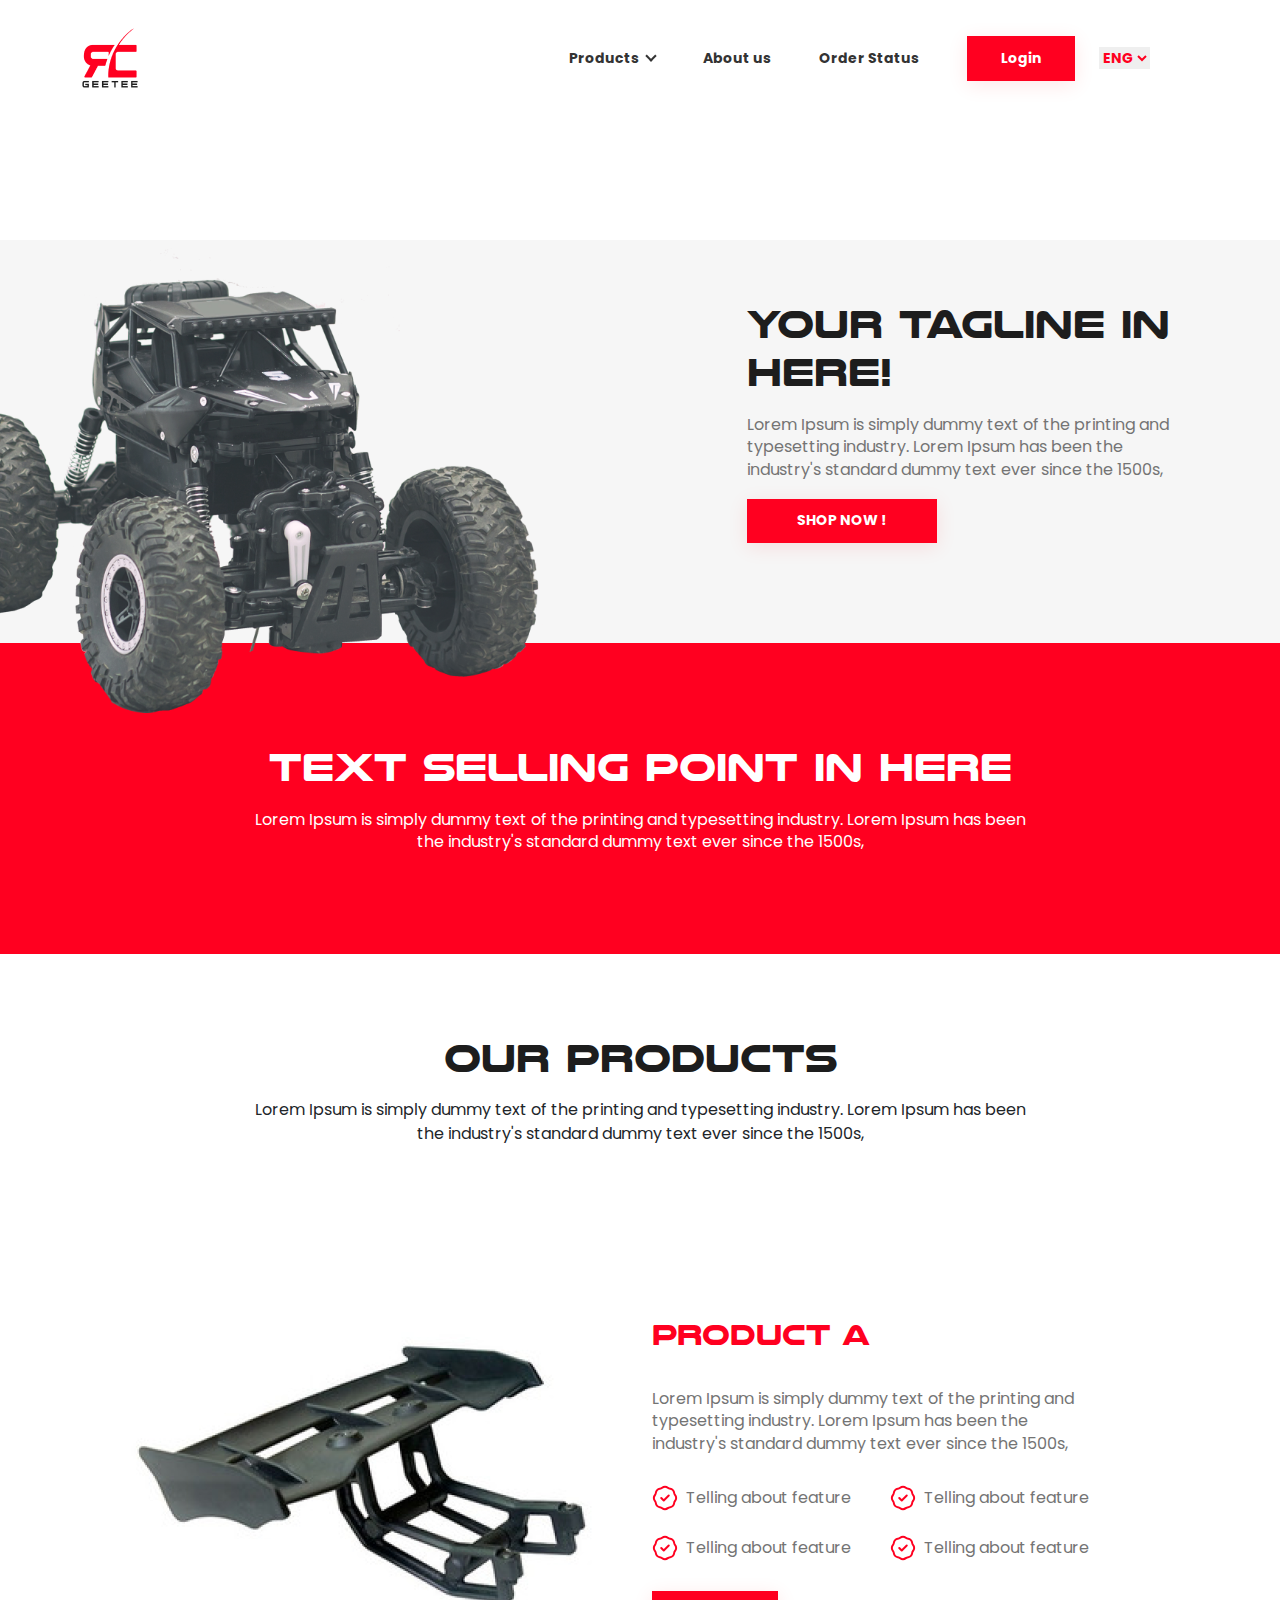
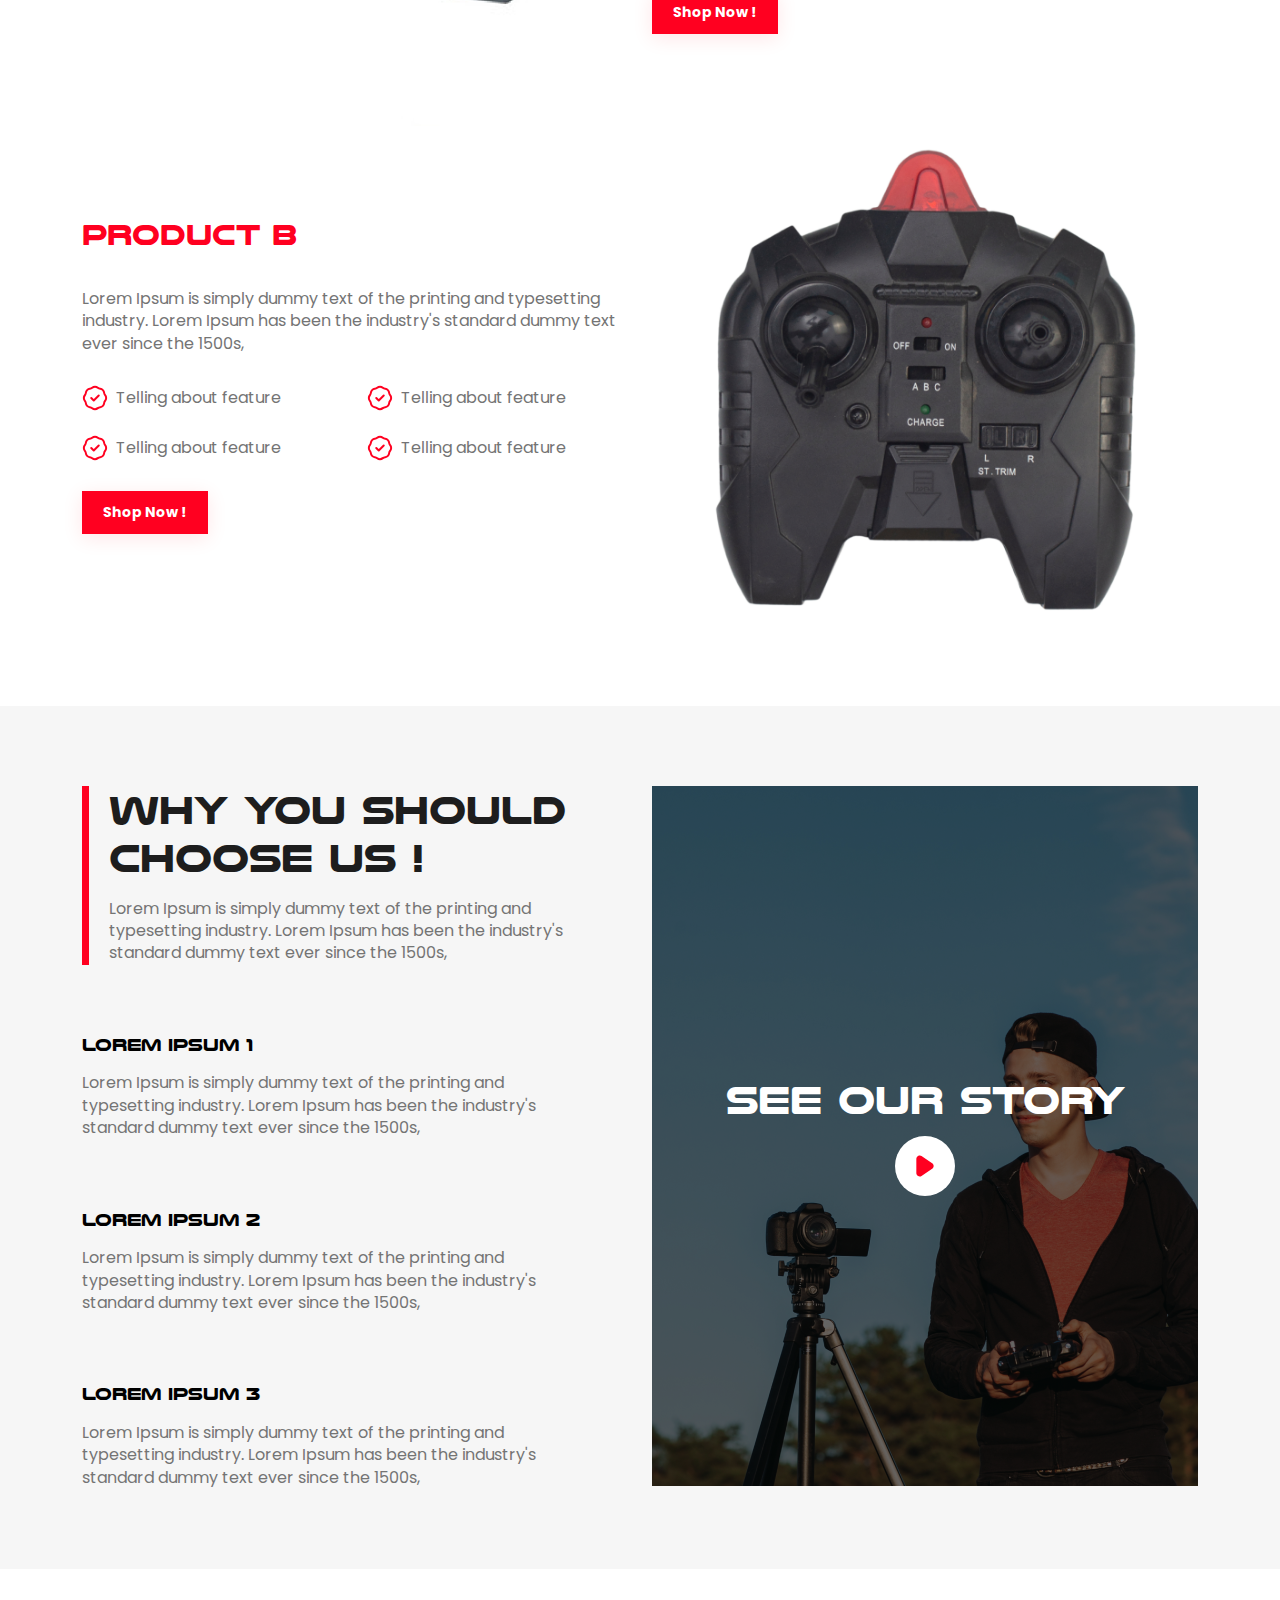
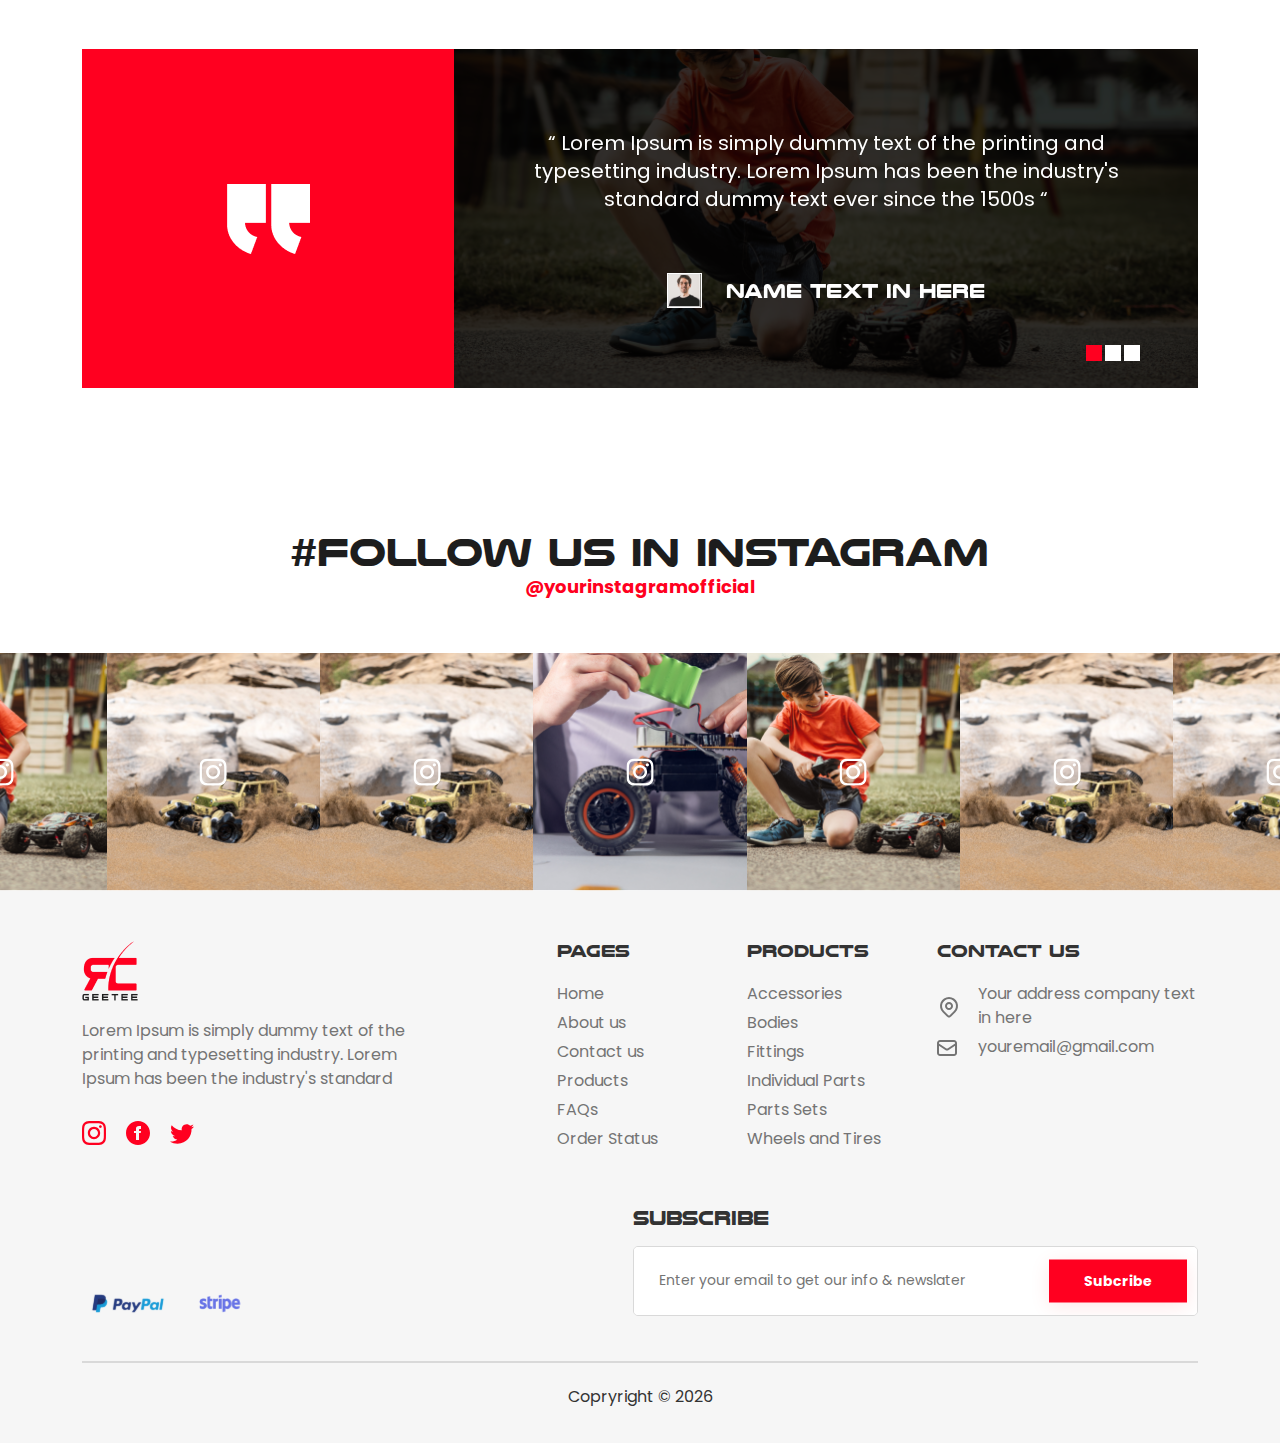
<file: index.html>
<!DOCTYPE html>
<html lang="en">
	<head>
		<meta charset="UTF-8" />
		<meta name="viewport" content="width=device-width, initial-scale=1.0" />
		<title>GEETEE</title>
		<!-- Favicon -->
		<!-- <link rel="icon" type="image/png" sizes="16x16" href=""> -->
		<!-- Fonts  -->
		<link rel="stylesheet" href="assets/fonts/fonts.css" />
		<!-- Library -->
		<link rel="stylesheet" href="assets/css/bootstrap.min.css" />
		<link rel="stylesheet" href="assets/css/swiper-bundle.min.css" />
		<link rel="stylesheet" href="assets/css/venobox.min.css" />
		<!-- Main css -->
		<link rel="stylesheet" href="assets/css/main.css" />
		<link rel="stylesheet" href="assets/css/main.css.map" />
	</head>

	<body>
		<!-- header section start  -->
		<header class="header">
			<nav class="navbar navbar-expand-lg">
				<div class="container">
					<a class="navbar-brand" href="index.html">
						<img src="assets/images/logo.png" alt="logo" class="img-fluid" />
					</a>
					<button
						class="navbar-toggler collapsed"
						type="button"
						data-bs-toggle="collapse"
						data-bs-target="#navbarSupportedContent"
						aria-controls="navbarSupportedContent"
						aria-expanded="false"
						aria-label="Toggle navigation"
					>
						<span>
							<img src="assets/images/icons/menu.svg" alt="icon" />
						</span>
					</button>
					<div
						class="collapse navbar-collapse justify-content-end"
						id="navbarSupportedContent"
					>
						<ul class="navbar-nav">
							<li class="nav-item dropdown">
								<a
									class="nav-link dropdown-toggle"
									href="#"
									id="navbarDropdown"
									role="button"
									data-bs-toggle="dropdown"
									aria-expanded="false"
								>
									Products
								</a>
								<ul
									class="dropdown-menu"
									aria-labelledby="navbarDropdown"
								>
									<li>
										<a class="dropdown-item" href="details.html"
											>Product A
										</a>
									</li>
									<li>
										<a class="dropdown-item" href="details.html"
											>Product B
										</a>
									</li>
									<!-- <li><hr class="dropdown-divider" /></li> -->
								</ul>
							</li>

							<li class="nav-item">
								<a
									class="nav-link active"
									aria-current="page"
									href="about-us.html"
									>About us</a
								>
							</li>
							<li class="nav-item">
								<a class="nav-link" href="status.html">Order Status</a>
							</li>

							<li class="nav-item">
								<a
									class="nav-link button"
									href="#"
									tabindex="-1"
									aria-disabled="true"
								>
									Login
								</a>
							</li>

							<li class="nav-item">
								<select class="language-select">
									<option value="fr">fr</option>
									<option value="en" selected>eng</option>
									<option value="de">gr</option>
									<option value="cn">ch</option>
									<option value="de">ja</option>
								</select>
							</li>
						</ul>
					</div>
				</div>
			</nav>
		</header>
		<!-- header section end  -->

		<!-- banner section start  -->

		<section class="banner">
			<div class="banner-content">
				<div class="container">
					<div class="banner-info row">
						<div class="offset-lg-7 col-lg-5">
							<h2>yOUR tAGLINE IN HERE!</h2>

							<p>
								Lorem Ipsum is simply dummy text of the printing and
								typesetting industry. Lorem Ipsum has been the industry's
								standard dummy text ever since the 1500s,
							</p>

							<a href="#" class="button">SHOP NOW !</a>
						</div>
					</div>

					<div class="banner-overlay">
						<img src="assets/images/bg/truck.png" alt="" />
					</div>
				</div>
			</div>
			<div class="banner-content-bottom">
				<div class="container">
					<div class="banner-content-bottom__info">
						<h2>text selling point in here</h2>
						<p>
							Lorem Ipsum is simply dummy text of the printing and
							typesetting industry. Lorem Ipsum has been the industry's
							standard dummy text ever since the 1500s,
						</p>
					</div>
				</div>
			</div>
		</section>

		<!-- banner section end  -->

		<!-- ?? section start  -->
		<!-- ?? section end  -->

		<!-- product section start  -->
		<section class="product">
			<div class="container">
				<div class="heading">
					<h2>Our Products</h2>
					<p>
						Lorem Ipsum is simply dummy text of the printing and typesetting
						industry. Lorem Ipsum has been the industry's standard dummy text
						ever since the 1500s,
					</p>
				</div>

				<div class="row product-content">
					<div class="col-lg-6">
						<div class="product-img">
							<img src="assets/images/products/1.png" alt="product" />
						</div>
					</div>
					<div class="col-lg-5">
						<div class="product-info">
							<h2>Product a</h2>
							<p>
								Lorem Ipsum is simply dummy text of the printing and
								typesetting industry. Lorem Ipsum has been the industry's
								standard dummy text ever since the 1500s,
							</p>

							<ul>
								<li>
									<span>
										<img
											src="assets/images/icons/check.svg"
											alt="icon"
										/>
									</span>

									<p>Telling about feature</p>
								</li>
								<li>
									<span>
										<img
											src="assets/images/icons/check.svg"
											alt="icon"
										/>
									</span>

									<p>Telling about feature</p>
								</li>
								<li>
									<span>
										<img
											src="assets/images/icons/check.svg"
											alt="icon"
										/>
									</span>

									<p>Telling about feature</p>
								</li>
								<li>
									<span>
										<img
											src="assets/images/icons/check.svg"
											alt="icon"
										/>
									</span>

									<p>Telling about feature</p>
								</li>
							</ul>

							<a href="#" class="button">Shop now !</a>
						</div>
					</div>
				</div>

				<div class="row product-content">
					<div class="col-lg-6 order-2 order-lg-0">
						<div class="product-info">
							<h2>Product B</h2>
							<p>
								Lorem Ipsum is simply dummy text of the printing and
								typesetting industry. Lorem Ipsum has been the industry's
								standard dummy text ever since the 1500s,
							</p>

							<ul>
								<li>
									<span>
										<img
											src="assets/images/icons/check.svg"
											alt="icon"
										/>
									</span>

									<p>Telling about feature</p>
								</li>
								<li>
									<span>
										<img
											src="assets/images/icons/check.svg"
											alt="icon"
										/>
									</span>

									<p>Telling about feature</p>
								</li>
								<li>
									<span>
										<img
											src="assets/images/icons/check.svg"
											alt="icon"
										/>
									</span>

									<p>Telling about feature</p>
								</li>
								<li>
									<span>
										<img
											src="assets/images/icons/check.svg"
											alt="icon"
										/>
									</span>

									<p>Telling about feature</p>
								</li>
							</ul>

							<a href="#" class="button">Shop now !</a>
						</div>
					</div>
					<div class="col-lg-6 order-1 order-lg-0">
						<div class="product-img">
							<img src="assets/images/products/2.png" alt="product" />
						</div>
					</div>
				</div>
			</div>
		</section>
		<!-- product section end  -->

		<!-- choose-us section start  -->
		<section class="choose">
			<div class="container">
				<div class="row">
					<div class="col-lg-6 order-2 order-lg-0">
						<div class="choose-info">
							<div class="heading">
								<h2>why you should choose us !</h2>
								<p>
									Lorem Ipsum is simply dummy text of the printing and
									typesetting industry. Lorem Ipsum has been the
									industry's standard dummy text ever since the 1500s,
								</p>
							</div>

							<ul>
								<li>
									<h2>Lorem Ipsum 1</h2>
									<p>
										Lorem Ipsum is simply dummy text of the printing
										and typesetting industry. Lorem Ipsum has been the
										industry's standard dummy text ever since the
										1500s,
									</p>
								</li>
								<li>
									<h2>Lorem Ipsum 2</h2>
									<p>
										Lorem Ipsum is simply dummy text of the printing
										and typesetting industry. Lorem Ipsum has been the
										industry's standard dummy text ever since the
										1500s,
									</p>
								</li>
								<li>
									<h2>Lorem Ipsum 3</h2>
									<p>
										Lorem Ipsum is simply dummy text of the printing
										and typesetting industry. Lorem Ipsum has been the
										industry's standard dummy text ever since the
										1500s,
									</p>
								</li>
							</ul>
						</div>
					</div>

					<div class="col-lg-6 order-1 order-lg-0">
						<div class="choose-img">
							<img src="assets/images/bg/2.png" alt="" />
							<div class="choose-img__info">
								<h2>See our story</h2>
								<a
									class="my-video-links"
									data-gall="gall-video"
									data-ratio="4x3"
									data-autoplay="true"
									data-vbtype="video"
									href="https://youtu.be/KLuT38m-anc"
								>
									<img src="assets/images/icons/play.svg" alt="" />
								</a>
							</div>
						</div>
					</div>
				</div>
			</div>
		</section>
		<!-- choose-us section end  -->

		<!-- testimonial  section start  -->

		<section class="testimonial">
			<div class="container">
				<div class="testimonial-card">
					<div class="quote">
						<img src="assets/images/icons/quote.png" alt="" />
					</div>
					<div
						class="info"
						style="
							background: url('./assets/images/bg/1.png') center
								center/cover no-repeat;
						"
					>
						<div class="swiper testomonial-slider">
							<div class="swiper-wrapper">
								<div class="swiper-slide">
									<div class="testimonial-content">
										<blockquote>
											<p>
												“ Lorem Ipsum is simply dummy text of the
												printing and typesetting industry. Lorem
												Ipsum has been the industry's standard
												dummy text ever since the 1500s “
											</p>
										</blockquote>

										<div class="user">
											<div class="img">
												<img
													src="assets/images/users/1.png"
													alt="icon"
												/>
											</div>
											<h2>Name text in here</h2>
										</div>
									</div>
								</div>
								<div class="swiper-slide">
									<div class="testimonial-content">
										<blockquote>
											<p>
												“ Lorem Ipsum is simply dummy text of the
												printing and typesetting industry. Lorem
												Ipsum has been the industry's standard
												dummy text ever since the 1500s “
											</p>
										</blockquote>

										<div class="user">
											<div class="img">
												<img
													src="assets/images/users/1.png"
													alt="icon"
												/>
											</div>
											<h2>Name text in here</h2>
										</div>
									</div>
								</div>
								<div class="swiper-slide">
									<div class="testimonial-content">
										<blockquote>
											<p>
												“ Lorem Ipsum is simply dummy text of the
												printing and typesetting industry. Lorem
												Ipsum has been the industry's standard
												dummy text ever since the 1500s “
											</p>
										</blockquote>

										<div class="user">
											<div class="img">
												<img
													src="assets/images/users/1.png"
													alt="icon"
												/>
											</div>
											<h2>Name text in here</h2>
										</div>
									</div>
								</div>
							</div>
							<div class="swiper-pagination"></div>
						</div>
					</div>
				</div>
			</div>
		</section>

		<!-- testimonial  section end  -->

		<!-- instagram section start  -->
		<section class="instagram">
			<div class="container">
				<div class="heading">
					<h2>#follow us in instagram</h2>
					<p>@yourinstagramofficial</p>
				</div>
			</div>
			<div class="swiper post-slider">
				<div class="swiper-wrapper">
					<div class="swiper-slide">
						<div class="ig-card">
							<img src="assets/images/posts/1.png" alt="post" />
							<a href="#">
								<img src="assets/images/icons/ig.svg" alt="icon" />
							</a>
						</div>
					</div>
					<div class="swiper-slide">
						<div class="ig-card">
							<img src="assets/images/posts/2.png" alt="post" />
							<a href="#">
								<img src="assets/images/icons/ig.svg" alt="icon" />
							</a>
						</div>
					</div>
					<div class="swiper-slide">
						<div class="ig-card">
							<img src="assets/images/posts/3.png" alt="post" />
							<a href="#">
								<img src="assets/images/icons/ig.svg" alt="icon" />
							</a>
						</div>
					</div>
					<div class="swiper-slide">
						<div class="ig-card">
							<img src="assets/images/posts/3.png" alt="post" />
							<a href="#">
								<img src="assets/images/icons/ig.svg" alt="icon" />
							</a>
						</div>
					</div>
				</div>
			</div>
		</section>
		<!-- instagram section end  -->

		<!-- footer section start  -->

		<footer class="footer">
			<div class="container">
				<div class="footer-top">
					<div class="row">
						<div class="col-lg-4">
							<div class="footer-info">
								<div class="logo">
									<img src="assets/images/logo.png" alt="logo" />
								</div>

								<p>
									Lorem Ipsum is simply dummy text of the printing and
									typesetting industry. Lorem Ipsum has been the
									industry's standard
								</p>

								<ul>
									<li>
										<a href="#">
											<img
												src="assets/images/icons/instagram.svg"
												alt=""
											/>
										</a>
									</li>
									<li>
										<a href="#">
											<img
												src="assets/images/icons/facebook.svg"
												alt=""
											/>
										</a>
									</li>
									<li>
										<a href="#">
											<img
												src="assets/images/icons/twitter.svg"
												alt=""
											/>
										</a>
									</li>
								</ul>
							</div>
						</div>

						<div class="col-lg-2 col-6 offset-lg-1">
							<div class="footer-menu">
								<h2>pages</h2>
								<ul>
									<li>
										<a href="#">Home</a>
									</li>
									<li>
										<a href="#">About us</a>
									</li>
									<li>
										<a href="#">Contact us</a>
									</li>
									<li>
										<a href="#">Products </a>
									</li>
									<li>
										<a href="#">FAQs </a>
									</li>
									<li>
										<a href="#">Order Status</a>
									</li>
								</ul>
							</div>
						</div>

						<div class="col-lg-2 col-6">
							<div class="footer-menu">
								<h2>Products</h2>
								<ul>
									<li>
										<a href="#">Accessories</a>
									</li>
									<li>
										<a href="#">Bodies</a>
									</li>
									<li>
										<a href="#">Fittings</a>
									</li>
									<li>
										<a href="#">Individual Parts </a>
									</li>
									<li>
										<a href="#">Parts Sets </a>
									</li>
									<li>
										<a href="#">Wheels and Tires</a>
									</li>
								</ul>
							</div>
						</div>

						<div class="col-lg-3">
							<div class="footer-menu">
								<h2>Contact Us</h2>
								<ul>
									<li>
										<p>
											<span>
												<img
													src="assets/images/icons/map.svg"
													alt="icon"
												/>
											</span>
											Your address company text in here
										</p>
									</li>
									<li>
										<a href="mailto:youremail@gmail.com">
											<span>
												<img
													src="assets/images/icons/email.svg"
													alt="icon"
												/>
											</span>
											youremail@gmail.com
										</a>
									</li>
								</ul>
							</div>
						</div>
					</div>

					<div class="footer-top-subscribe">
						<ul>
							<li>
								<a href="#">
									<img src="assets/images/icons/paypal.svg " alt="" />
								</a>
							</li>
							<li>
								<a href="#">
									<img src="assets/images/icons/stripe.svg " alt="" />
								</a>
							</li>
						</ul>

						<div class="footer-field">
							<h2>Subscribe</h2>
							<div class="input-field">
								<input
									type="text"
									placeholder="Enter your email to get our info & newslater  "
								/>

								<button class="button">Subcribe</button>
							</div>
						</div>
					</div>
				</div>
				<div class="footer-bottom">
					<p>Copryright &copy; <span id="year"></span></p>
				</div>
			</div>
		</footer>

		<!-- footer section end  -->

		<!-- All js Goes here -->
		<script src="assets/js/jquery-3.6.0.min.js"></script>
		<script src="assets/js/bootstrap.bundle.min.js"></script>
		<script src="assets/js/swiper-bundle.min.js"></script>
		<script src="assets/js/venobox.min.js"></script>
		<!-- <script src="https://cdnjs.cloudflare.com/ajax/libs/lightgallery/2.5.0-beta.5/lightgallery.min.js"></script>
		<script src="https://cdn.skypack.dev/lightgallery@2.3.0-beta.4/plugins/video"></script> -->
		<script src="assets/js/app.js"></script>
	</body>
</html>
</file>
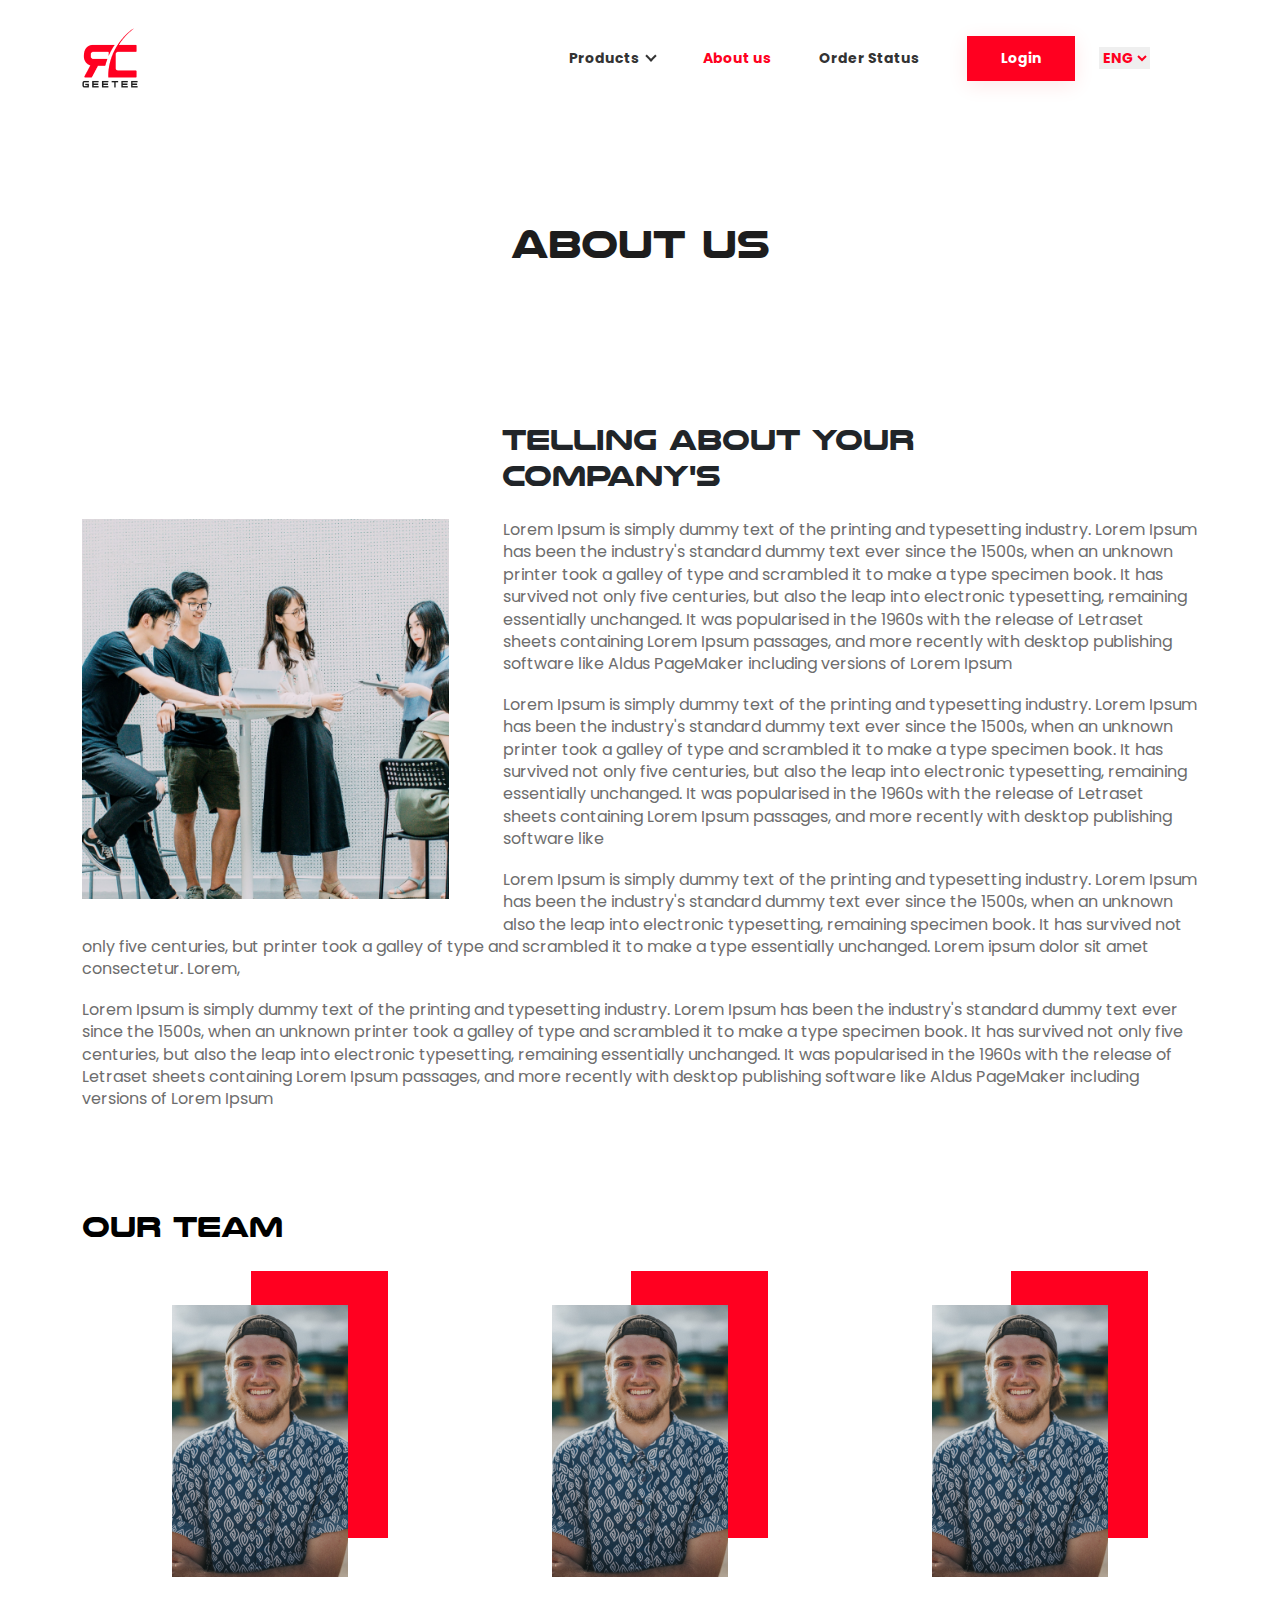
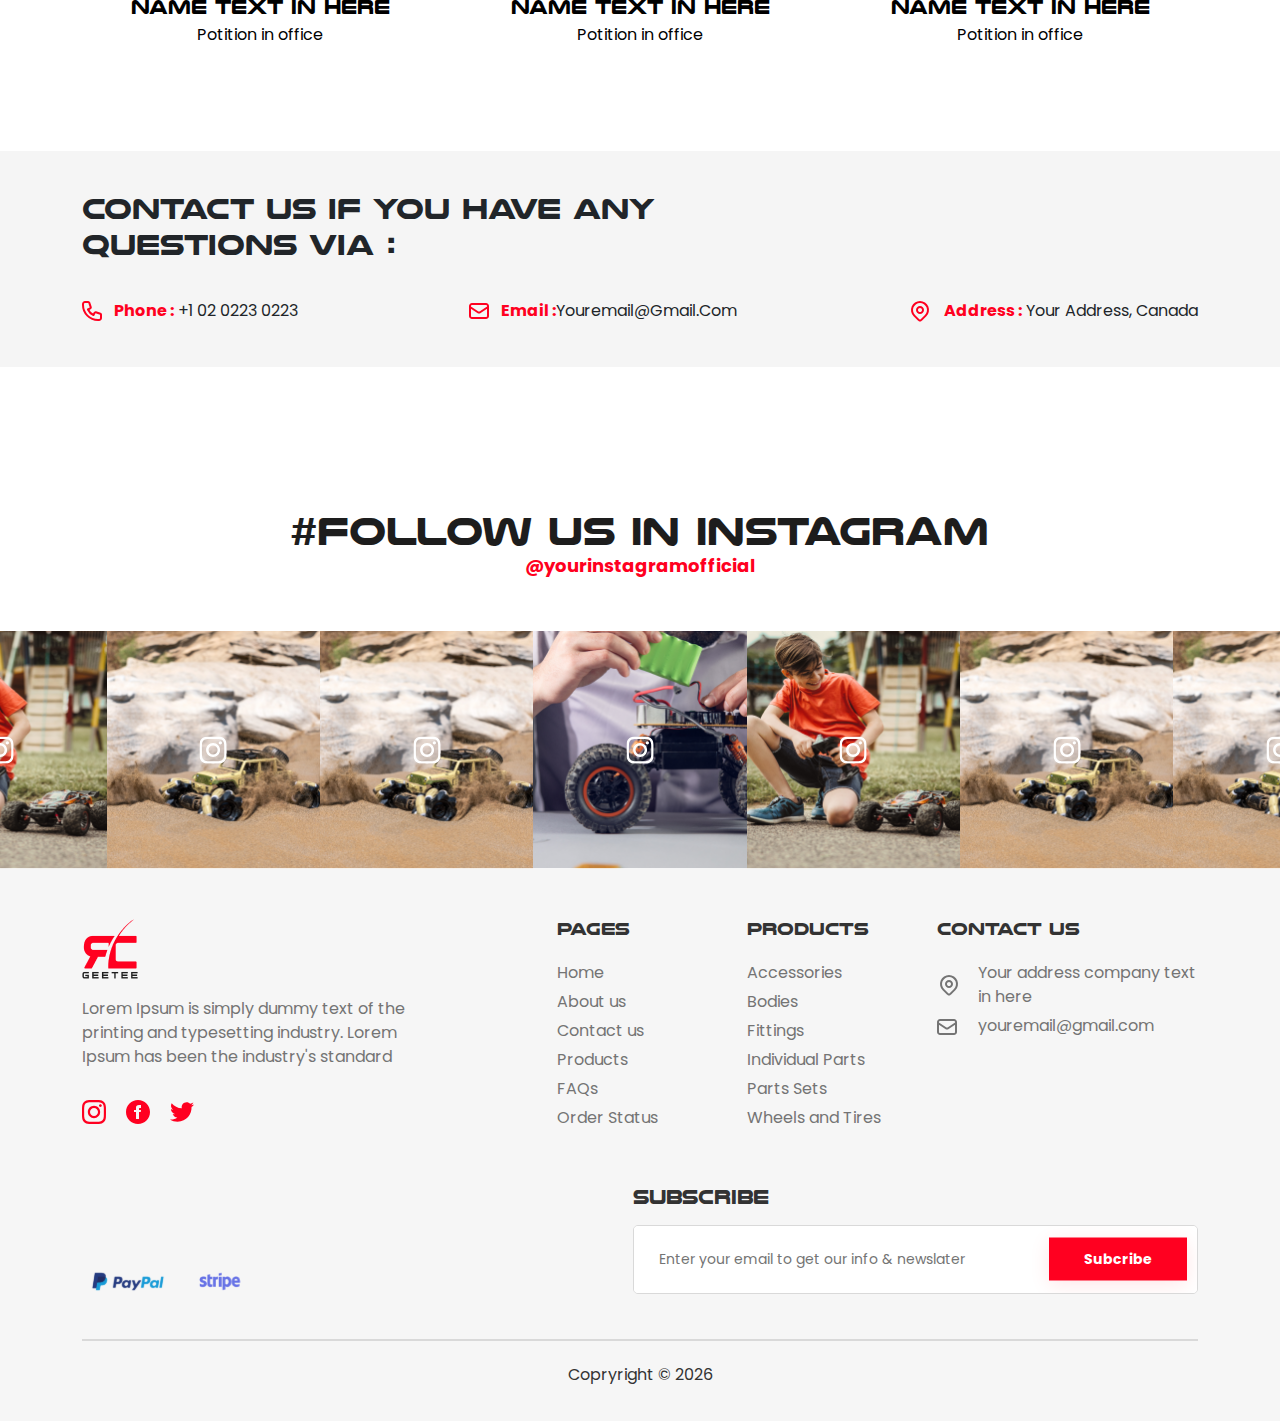
<file: about-us.html>
<!DOCTYPE html>
<html lang="en">
	<head>
		<meta charset="UTF-8" />
		<meta name="viewport" content="width=device-width, initial-scale=1.0" />
		<title>GEETEE</title>
		<!-- Favicon -->
		<!-- <link rel="icon" type="image/png" sizes="16x16" href=""> -->
		<!-- Fonts  -->
		<link rel="stylesheet" href="assets/fonts/fonts.css" />
		<!-- Bootstrap -->
		<link rel="stylesheet" href="assets/css/bootstrap.min.css" />
		<link rel="stylesheet" href="assets/css/swiper-bundle.min.css" />
		<!-- Main css -->
		<link rel="stylesheet" href="assets/css/main.css" />
		<link rel="stylesheet" href="assets/css/main.css.map" />
	</head>

	<body>
		<!-- header section start  -->
		<header class="header">
			<nav class="navbar navbar-expand-lg">
				<div class="container">
					<a class="navbar-brand" href="index.html">
						<img src="assets/images/logo.png" alt="logo" class="img-fluid" />
					</a>
					<button
						class="navbar-toggler collapsed"
						type="button"
						data-bs-toggle="collapse"
						data-bs-target="#navbarSupportedContent"
						aria-controls="navbarSupportedContent"
						aria-expanded="false"
						aria-label="Toggle navigation"
					>
						<span>
							<img src="assets/images/icons/menu.svg" alt="icon" />
						</span>
					</button>
					<div
						class="collapse navbar-collapse justify-content-end"
						id="navbarSupportedContent"
					>
						<ul class="navbar-nav">
							<li class="nav-item dropdown">
								<a
									class="nav-link dropdown-toggle"
									href="#"
									id="navbarDropdown"
									role="button"
									data-bs-toggle="dropdown"
									aria-expanded="false"
								>
									Products
								</a>
								<ul
									class="dropdown-menu"
									aria-labelledby="navbarDropdown"
								>
									<li>
										<a class="dropdown-item" href="details.html"
											>Product A
										</a>
									</li>
									<li>
										<a class="dropdown-item" href="details.html"
											>Product B
										</a>
									</li>
									<!-- <li><hr class="dropdown-divider" /></li> -->
								</ul>
							</li>

							<li class="nav-item active">
								<a
									class="nav-link"
									aria-current="page"
									href="about-us.html"
									>About us</a
								>
							</li>
							<li class="nav-item">
								<a class="nav-link" href="status.html">Order Status</a>
							</li>

							<li class="nav-item">
								<a
									class="nav-link button"
									href="#"
									tabindex="-1"
									aria-disabled="true"
								>
									Login
								</a>
							</li>

							<li class="nav-item">
								<select class="language-select">
									<option value="fr">fr</option>
									<option value="en" selected>eng</option>
									<option value="de">gr</option>
									<option value="cn">ch</option>
									<option value="de">ja</option>
								</select>
							</li>
						</ul>
					</div>
				</div>
			</nav>
		</header>
		<!-- header section end  -->

		<!-- breadcrumb section start  -->
		<section class="breadcrumb">
			<div class="container">
				<div class="breadcrumb-content">
					<h2>About us</h2>
				</div>
			</div>
		</section>
		<!-- breadcrumb section end  -->

		<div class="about">
			<div class="container">
				<div class="about-info">
					<h2>Telling about your company's</h2>
					<div class="about-img">
						<img src="assets/images/about.png" alt="icon" />
					</div>
					<blockquote>
						<p>
							Lorem Ipsum is simply dummy text of the printing and
							typesetting industry. Lorem Ipsum has been the industry's
							standard dummy text ever since the 1500s, when an unknown
							printer took a galley of type and scrambled it to make a type
							specimen book. It has survived not only five centuries, but
							also the leap into electronic typesetting, remaining
							essentially unchanged. It was popularised in the 1960s with
							the release of Letraset sheets containing Lorem Ipsum
							passages, and more recently with desktop publishing software
							like Aldus PageMaker including versions of Lorem Ipsum
						</p>
						<p>
							Lorem Ipsum is simply dummy text of the printing and
							typesetting industry. Lorem Ipsum has been the industry's
							standard dummy text ever since the 1500s, when an unknown
							printer took a galley of type and scrambled it to make a type
							specimen book. It has survived not only five centuries, but
							also the leap into electronic typesetting, remaining
							essentially unchanged. It was popularised in the 1960s with
							the release of Letraset sheets containing Lorem Ipsum
							passages, and more recently with desktop publishing software
							like
						</p>

						<p>
							Lorem Ipsum is simply dummy text of the printing and
							typesetting industry. Lorem Ipsum has been the industry's
							standard dummy text ever since the 1500s, when an unknown also
							the leap into electronic typesetting, remaining specimen book.
							It has survived not only five centuries, but printer took a
							galley of type and scrambled it to make a type essentially
							unchanged. Lorem ipsum dolor sit amet consectetur. Lorem,
						</p>
						<p>
							Lorem Ipsum is simply dummy text of the printing and
							typesetting industry. Lorem Ipsum has been the industry's
							standard dummy text ever since the 1500s, when an unknown
							printer took a galley of type and scrambled it to make a type
							specimen book. It has survived not only five centuries, but
							also the leap into electronic typesetting, remaining
							essentially unchanged. It was popularised in the 1960s with
							the release of Letraset sheets containing Lorem Ipsum
							passages, and more recently with desktop publishing software
							like Aldus PageMaker including versions of Lorem Ipsum
						</p>
					</blockquote>
				</div>

				<div class="row">
					<!-- <div class="col-lg-4">
						<div class="about-img">
							<img src="assets/images/about.png" alt="" />
						</div>
					</div> -->
					<div class="col-lg-8"></div>
					<div class="col-12">
						<blockquote></blockquote>
					</div>
				</div>
			</div>
		</div>

		<section class="team">
			<div class="container">
				<div class="heading">Our Team</div>
				<div class="row">
					<div class="col-lg-4 col-md-6">
						<div class="team-card">
							<div class="team-card-img">
								<img src="assets/images/users/2.png" alt="user" />
							</div>

							<div class="team-card-info">
								<h2>nAME tEXT IN HERE</h2>
								<p>Potition in office</p>
							</div>
						</div>
					</div>
					<div class="col-lg-4 col-md-6">
						<div class="team-card">
							<div class="team-card-img">
								<img src="assets/images/users/2.png" alt="user" />
							</div>

							<div class="team-card-info">
								<h2>nAME tEXT IN HERE</h2>
								<p>Potition in office</p>
							</div>
						</div>
					</div>
					<div class="col-lg-4 col-md-6">
						<div class="team-card">
							<div class="team-card-img">
								<img src="assets/images/users/2.png" alt="user" />
							</div>

							<div class="team-card-info">
								<h2>nAME tEXT IN HERE</h2>
								<p>Potition in office</p>
							</div>
						</div>
					</div>
				</div>
			</div>
		</section>

		<section class="contact">
			<div class="container">
				<h2>Contact us if you have any questions via :</h2>

				<ul>
					<li>
						<span class="icon">
							<img src="assets/images/icons/phone.svg" alt="" />
						</span>
						<p><span>Phone :</span> +1 02 0223 0223</p>
					</li>
					<li>
						<span class="icon">
							<img src="assets/images/icons/email-two.svg" alt="" />
						</span>
						<p><span>Email :</span>youremail@gmail.com</p>
					</li>
					<li>
						<span class="icon">
							<img src="assets/images/icons/map-two.svg" alt="" />
						</span>
						<p><span>Address :</span> Your Address, Canada</p>
					</li>
				</ul>
			</div>
		</section>

		<!-- instagram section start  -->
		<section class="instagram">
			<div class="container">
				<div class="heading">
					<h2>#follow us in instagram</h2>
					<p>@yourinstagramofficial</p>
				</div>
			</div>
			<div class="swiper post-slider">
				<div class="swiper-wrapper">
					<div class="swiper-slide">
						<div class="ig-card">
							<img src="assets/images/posts/1.png" alt="post" />
							<a href="#">
								<img src="assets/images/icons/ig.svg" alt="icon" />
							</a>
						</div>
					</div>
					<div class="swiper-slide">
						<div class="ig-card">
							<img src="assets/images/posts/2.png" alt="post" />
							<a href="#">
								<img src="assets/images/icons/ig.svg" alt="icon" />
							</a>
						</div>
					</div>
					<div class="swiper-slide">
						<div class="ig-card">
							<img src="assets/images/posts/3.png" alt="post" />
							<a href="#">
								<img src="assets/images/icons/ig.svg" alt="icon" />
							</a>
						</div>
					</div>
					<div class="swiper-slide">
						<div class="ig-card">
							<img src="assets/images/posts/3.png" alt="post" />
							<a href="#">
								<img src="assets/images/icons/ig.svg" alt="icon" />
							</a>
						</div>
					</div>
				</div>
			</div>
		</section>
		<!-- instagram section end  -->

		<!-- footer section start  -->
		<footer class="footer">
			<div class="container">
				<div class="footer-top">
					<div class="row">
						<div class="col-lg-4">
							<div class="footer-info">
								<div class="logo">
									<img src="assets/images/logo.png" alt="logo" />
								</div>

								<p>
									Lorem Ipsum is simply dummy text of the printing and
									typesetting industry. Lorem Ipsum has been the
									industry's standard
								</p>

								<ul>
									<li>
										<a href="#">
											<img
												src="assets/images/icons/instagram.svg"
												alt=""
											/>
										</a>
									</li>
									<li>
										<a href="#">
											<img
												src="assets/images/icons/facebook.svg"
												alt=""
											/>
										</a>
									</li>
									<li>
										<a href="#">
											<img
												src="assets/images/icons/twitter.svg"
												alt=""
											/>
										</a>
									</li>
								</ul>
							</div>
						</div>

						<div class="col-lg-2 col-6 offset-lg-1">
							<div class="footer-menu">
								<h2>pages</h2>
								<ul>
									<li>
										<a href="#">Home</a>
									</li>
									<li>
										<a href="#">About us</a>
									</li>
									<li>
										<a href="#">Contact us</a>
									</li>
									<li>
										<a href="#">Products </a>
									</li>
									<li>
										<a href="#">FAQs </a>
									</li>
									<li>
										<a href="#">Order Status</a>
									</li>
								</ul>
							</div>
						</div>

						<div class="col-lg-2 col-6">
							<div class="footer-menu">
								<h2>Products</h2>
								<ul>
									<li>
										<a href="#">Accessories</a>
									</li>
									<li>
										<a href="#">Bodies</a>
									</li>
									<li>
										<a href="#">Fittings</a>
									</li>
									<li>
										<a href="#">Individual Parts </a>
									</li>
									<li>
										<a href="#">Parts Sets </a>
									</li>
									<li>
										<a href="#">Wheels and Tires</a>
									</li>
								</ul>
							</div>
						</div>

						<div class="col-lg-3">
							<div class="footer-menu">
								<h2>Contact Us</h2>
								<ul>
									<li>
										<p>
											<span>
												<img
													src="assets/images/icons/map.svg"
													alt="icon"
												/>
											</span>
											Your address company text in here
										</p>
									</li>
									<li>
										<a href="mailto:youremail@gmail.com">
											<span>
												<img
													src="assets/images/icons/email.svg"
													alt="icon"
												/>
											</span>
											youremail@gmail.com
										</a>
									</li>
								</ul>
							</div>
						</div>
					</div>

					<div class="footer-top-subscribe">
						<ul>
							<li>
								<a href="#">
									<img src="assets/images/icons/paypal.svg " alt="" />
								</a>
							</li>
							<li>
								<a href="#">
									<img src="assets/images/icons/stripe.svg " alt="" />
								</a>
							</li>
						</ul>

						<div class="footer-field">
							<h2>Subscribe</h2>
							<div class="input-field">
								<input
									type="text"
									placeholder="Enter your email to get our info & newslater  "
								/>

								<button class="button">Subcribe</button>
							</div>
						</div>
					</div>
				</div>
				<div class="footer-bottom">
					<p>Copryright &copy; <span id="year"></span></p>
				</div>
			</div>
		</footer>
		<!-- footer section end  -->

		<!-- All js Goes here -->
		<script src="assets/js/jquery-3.6.0.min.js"></script>
		<script src="assets/js/bootstrap.bundle.min.js"></script>
		<script src="assets/js/swiper-bundle.min.js"></script>
		<script src="assets/js/app.js"></script>
	</body>
</html>
</file>
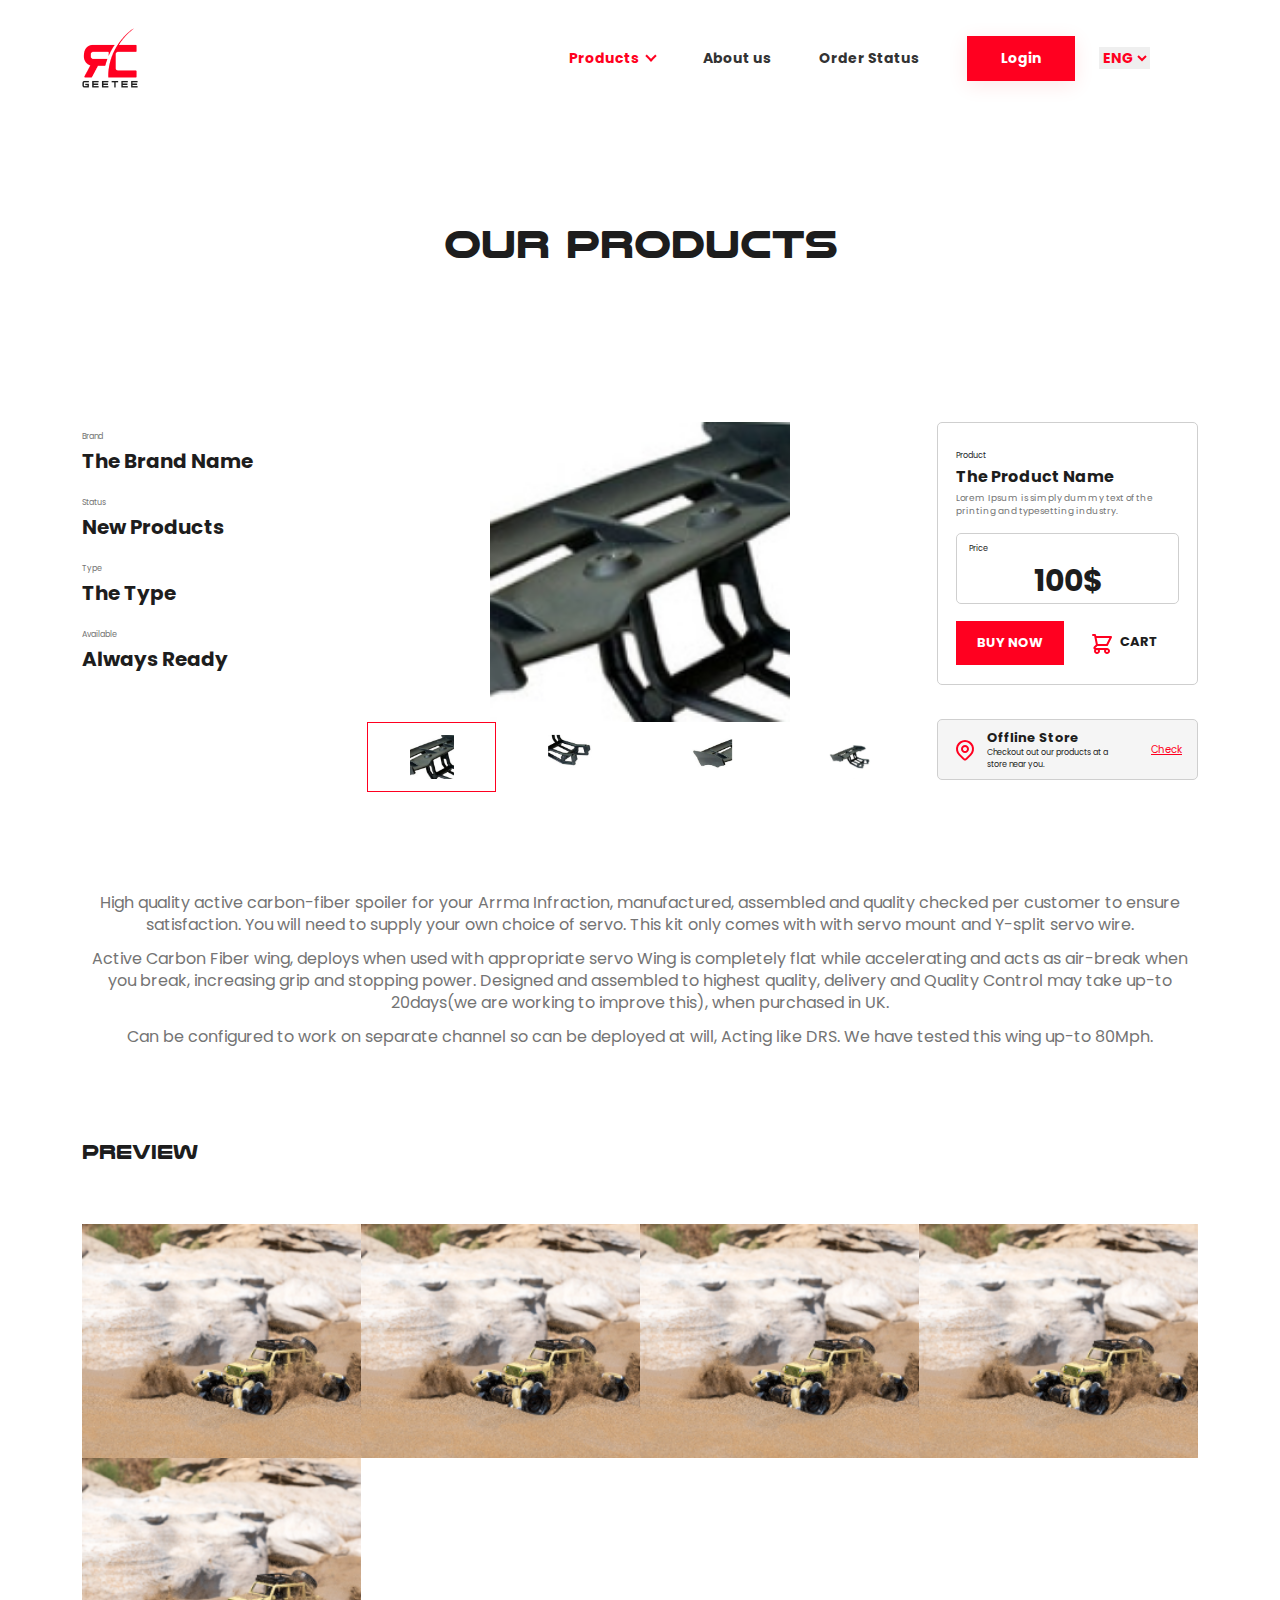
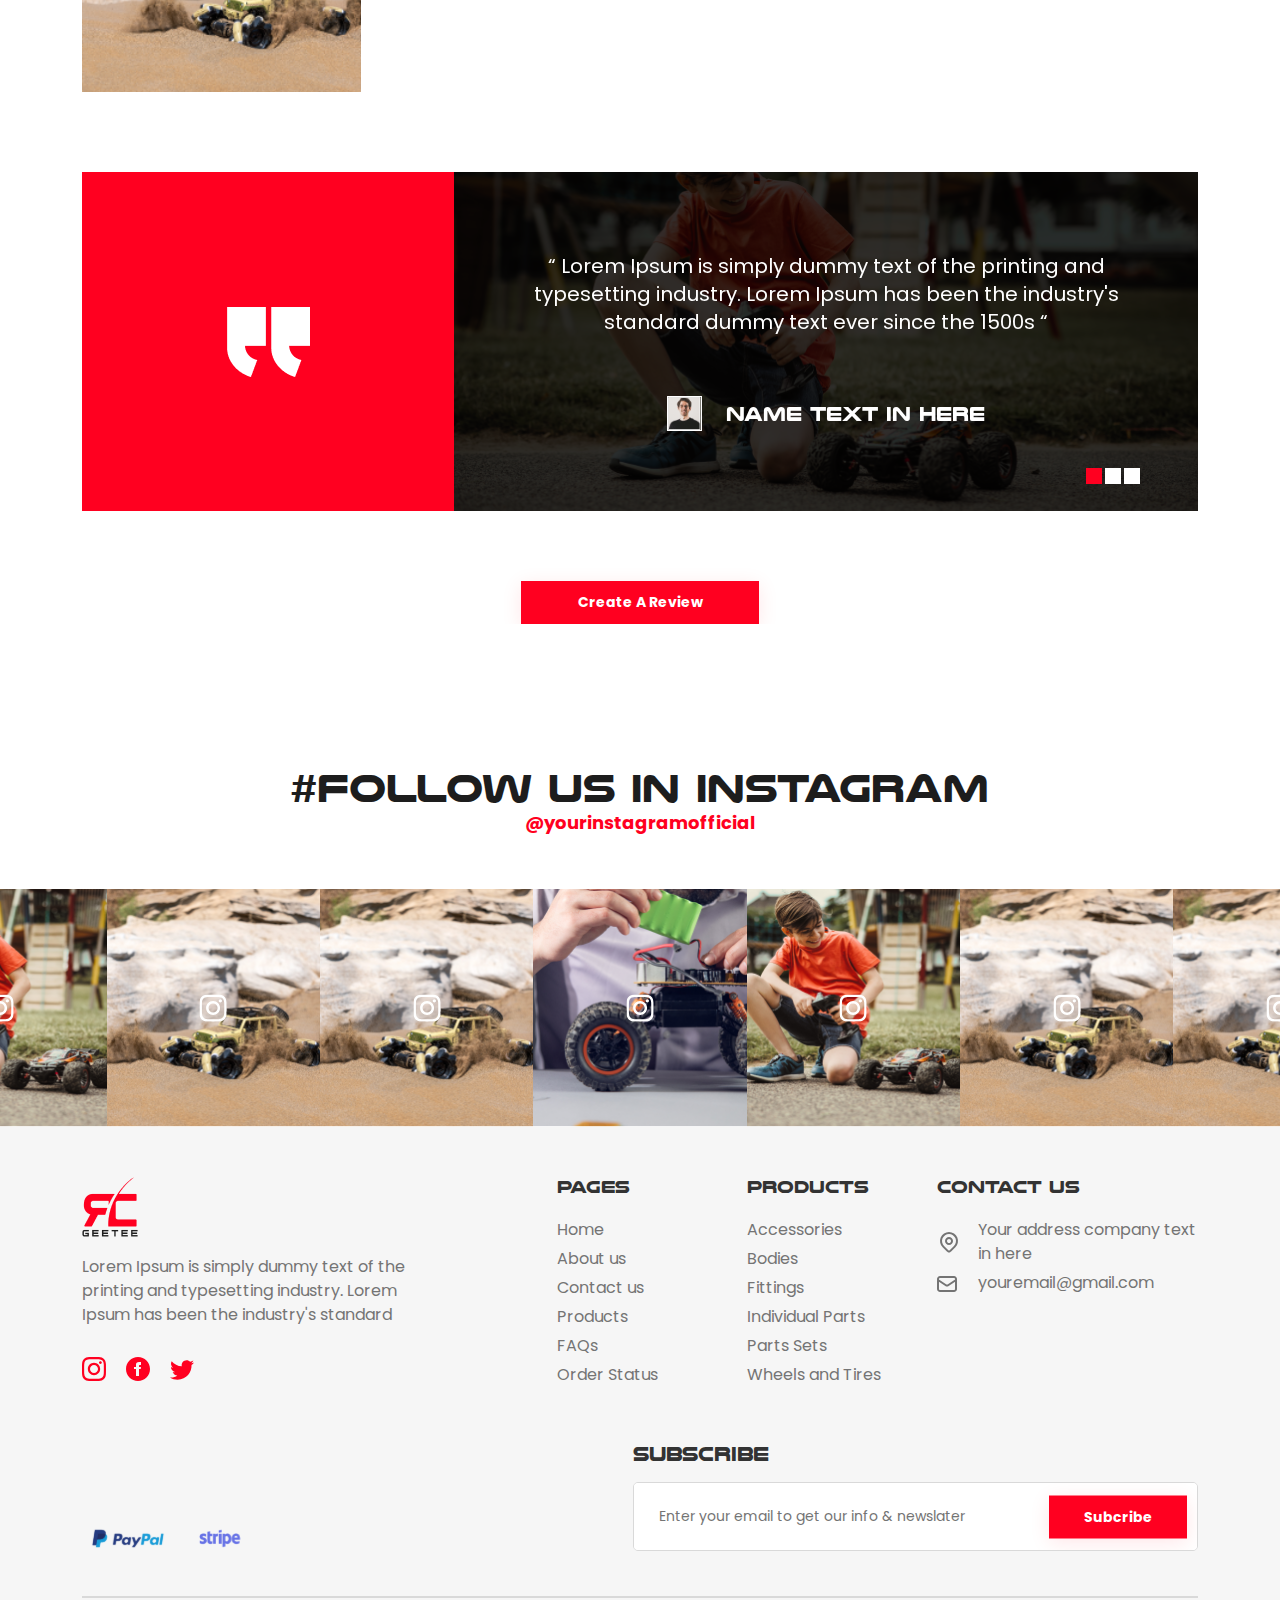
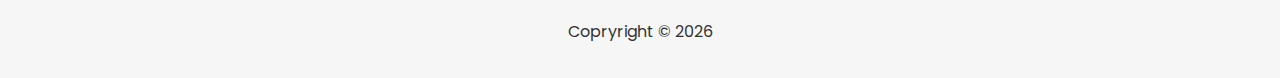
<file: details.html>
<!DOCTYPE html>
<html lang="en">
	<head>
		<meta charset="UTF-8" />
		<meta name="viewport" content="width=device-width, initial-scale=1.0" />
		<title>GEETEE</title>
		<!-- Favicon -->
		<!-- <link rel="icon" type="image/png" sizes="16x16" href=""> -->
		<!-- Fonts  -->
		<link rel="stylesheet" href="assets/fonts/fonts.css" />
		<!-- Bootstrap -->
		<link rel="stylesheet" href="assets/css/bootstrap.min.css" />
		<link rel="stylesheet" href="assets/css/swiper-bundle.min.css" />
		<!-- Main css -->
		<link rel="stylesheet" href="assets/css/main.css" />
		<link rel="stylesheet" href="assets/css/main.css.map" />
	</head>

	<body>
		<!-- header section start  -->
		<header class="header">
			<nav class="navbar navbar-expand-lg">
				<div class="container">
					<a class="navbar-brand" href="index.html">
						<img src="assets/images/logo.png" alt="logo" class="img-fluid" />
					</a>
					<button
						class="navbar-toggler collapsed"
						type="button"
						data-bs-toggle="collapse"
						data-bs-target="#navbarSupportedContent"
						aria-controls="navbarSupportedContent"
						aria-expanded="false"
						aria-label="Toggle navigation"
					>
						<span>
							<img src="assets/images/icons/menu.svg" alt="icon" />
						</span>
					</button>
					<div
						class="collapse navbar-collapse justify-content-end"
						id="navbarSupportedContent"
					>
						<ul class="navbar-nav">
							<li class="nav-item dropdown active">
								<a
									class="nav-link dropdown-toggle"
									href="#"
									id="navbarDropdown"
									role="button"
									data-bs-toggle="dropdown"
									aria-expanded="false"
								>
									Products
								</a>
								<ul
									class="dropdown-menu"
									aria-labelledby="navbarDropdown"
								>
									<li>
										<a class="dropdown-item" href="details.html"
											>Product A
										</a>
									</li>
									<li>
										<a class="dropdown-item" href="details.html"
											>Product B
										</a>
									</li>
									<!-- <li><hr class="dropdown-divider" /></li> -->
								</ul>
							</li>

							<li class="nav-item">
								<a
									class="nav-link active"
									aria-current="page"
									href="about-us.html"
									>About us</a
								>
							</li>
							<li class="nav-item">
								<a class="nav-link" href="status.html">Order Status</a>
							</li>

							<li class="nav-item">
								<a
									class="nav-link button"
									href="#"
									tabindex="-1"
									aria-disabled="true"
								>
									Login
								</a>
							</li>

							<li class="nav-item">
								<select class="language-select">
									<option value="fr">fr</option>
									<option value="en" selected>eng</option>
									<option value="de">gr</option>
									<option value="cn">ch</option>
									<option value="de">ja</option>
								</select>
							</li>
						</ul>
					</div>
				</div>
			</nav>
		</header>
		<!-- header section end  -->

		<!-- breadcrumb section start  -->
		<section class="breadcrumb">
			<div class="container">
				<div class="breadcrumb-content">
					<h2>Our Products</h2>
				</div>
			</div>
		</section>
		<!-- breadcrumb section end  -->

		<!-- products section start  -->

		<section class="products">
			<div class="container">
				<div class="row products-content">
					<div class="col-xl-3 order-2 order-xl-0">
						<ul class="products-info">
							<li>
								<span>Brand</span>
								<h6>The Brand Name</h6>
							</li>
							<li>
								<span>Status</span>
								<h6>New Products</h6>
							</li>
							<li>
								<span>Type </span>
								<h6>The Type</h6>
							</li>
							<li>
								<span>Available</span>
								<h6>Always Ready</h6>
							</li>
						</ul>
					</div>
					<div class="col-xl-6 order-1 order-xl-0">
						<div class="swiper products-slider">
							<div class="swiper-wrapper">
								<div class="swiper-slide">
									<img src="assets/images/products/4.png" alt="" />
								</div>
								<div class="swiper-slide">
									<img src="assets/images/products/5.png" alt="" />
								</div>
								<div class="swiper-slide">
									<img src="assets/images/products/6.png" alt="" />
								</div>
								<div class="swiper-slide">
									<img src="assets/images/products/7.png" alt="" />
								</div>
							</div>
						</div>
						<div thumbsSlider="" class="swiper products-thumb-slider">
							<div class="swiper-wrapper">
								<div class="swiper-slide">
									<img src="assets/images/products/4.png" alt="" />
								</div>
								<div class="swiper-slide">
									<img src="assets/images/products/5.png" alt="" />
								</div>
								<div class="swiper-slide">
									<img src="assets/images/products/6.png" alt="" />
								</div>
								<div class="swiper-slide">
									<img src="assets/images/products/7.png" alt="" />
								</div>
							</div>
						</div>
					</div>
					<div class="col-xl-3 order-3 order-xl-0">
						<div class="product-card">
							<span>Product</span>
							<h2>The Product Name</h2>
							<p>
								Lorem Ipsum is simply dummy text of the printing and
								typesetting industry.
							</p>
							<div class="product-card-price">
								<span>Price</span>
								<h2>100$</h2>
							</div>

							<div class="product-card-actions">
								<a href="#"> Buy now</a>
								<a href="#">
									<span>
										<svg
											width="20"
											height="20"
											viewBox="0 0 20 20"
											fill="none"
											xmlns="http://www.w3.org/2000/svg"
										>
											<path
												d="M1 1H3L3.4 3M3.4 3H19L15 11H5M3.4 3L5 11M5 11L2.707 13.293C2.077 13.923 2.523 15 3.414 15H15M15 15C14.4696 15 13.9609 15.2107 13.5858 15.5858C13.2107 15.9609 13 16.4696 13 17C13 17.5304 13.2107 18.0391 13.5858 18.4142C13.9609 18.7893 14.4696 19 15 19C15.5304 19 16.0391 18.7893 16.4142 18.4142C16.7893 18.0391 17 17.5304 17 17C17 16.4696 16.7893 15.9609 16.4142 15.5858C16.0391 15.2107 15.5304 15 15 15ZM7 17C7 17.5304 6.78929 18.0391 6.41421 18.4142C6.03914 18.7893 5.53043 19 5 19C4.46957 19 3.96086 18.7893 3.58579 18.4142C3.21071 18.0391 3 17.5304 3 17C3 16.4696 3.21071 15.9609 3.58579 15.5858C3.96086 15.2107 4.46957 15 5 15C5.53043 15 6.03914 15.2107 6.41421 15.5858C6.78929 15.9609 7 16.4696 7 17Z"
												stroke="currentColor"
												stroke-width="2"
												stroke-linecap="round"
												stroke-linejoin="round"
											/>
										</svg>
									</span>
									Cart</a
								>
							</div>
						</div>

						<div class="store-card">
							<div class="info">
								<img
									src="assets/images/icons/map-pin.svg"
									alt="map-pin"
								/>
								<div class="info-details">
									<h2>offline store</h2>
									<p>Checkout out our products at a store near you.</p>
								</div>
							</div>
							<a href="#">Check</a>
						</div>
					</div>
				</div>

				<div class="products-details">
					<p>
						High quality active carbon-fiber spoiler for your Arrma
						Infraction, manufactured, assembled and quality checked per
						customer to ensure satisfaction. You will need to supply your own
						choice of servo. This kit only comes with with servo mount and
						Y-split servo wire.
					</p>

					<p>
						Active Carbon Fiber wing, deploys when used with appropriate servo
						Wing is completely flat while accelerating and acts as air-break
						when you break, increasing grip and stopping power. Designed and
						assembled to highest quality, delivery and Quality Control may
						take up-to 20days(we are working to improve this), when purchased
						in UK.
					</p>

					<p>
						Can be configured to work on separate channel so can be deployed
						at will, Acting like DRS. We have tested this wing up-to 80Mph.
					</p>
				</div>
			</div>
		</section>
		<!-- products section end  -->

		<!-- preview section start  -->
		<section class="preview">
			<div class="container">
				<h2 class="heading">Preview</h2>

				<div class="preview-content">
					<a href="#" class="preview-item">
						<img src="assets/images/products/3.png" alt="" />
					</a>
					<a href="#" class="preview-item">
						<img src="assets/images/products/3.png" alt="" />
					</a>
					<a href="#" class="preview-item">
						<img src="assets/images/products/3.png" alt="" />
					</a>
					<a href="#" class="preview-item">
						<img src="assets/images/products/3.png" alt="" />
					</a>
					<a href="#" class="preview-item">
						<img src="assets/images/products/3.png" alt="" />
					</a>
				</div>
			</div>
		</section>
		<!-- preview section end  -->

		<!-- testimonial  section start  -->

		<section class="testimonial">
			<div class="container">
				<div class="testimonial-card">
					<div class="quote">
						<img src="assets/images/icons/quote.png" alt="" />
					</div>
					<div
						class="info"
						style="
							background: url('./assets/images/bg/1.png') center
								center/cover no-repeat;
						"
					>
						<div class="swiper testomonial-slider">
							<div class="swiper-wrapper">
								<div class="swiper-slide">
									<div class="testimonial-content">
										<blockquote>
											<p>
												“ Lorem Ipsum is simply dummy text of the
												printing and typesetting industry. Lorem
												Ipsum has been the industry's standard
												dummy text ever since the 1500s “
											</p>
										</blockquote>

										<div class="user">
											<div class="img">
												<img
													src="assets/images/users/1.png"
													alt="icon"
												/>
											</div>
											<h2>Name text in here</h2>
										</div>
									</div>
								</div>
								<div class="swiper-slide">
									<div class="testimonial-content">
										<blockquote>
											<p>
												“ Lorem Ipsum is simply dummy text of the
												printing and typesetting industry. Lorem
												Ipsum has been the industry's standard
												dummy text ever since the 1500s “
											</p>
										</blockquote>

										<div class="user">
											<div class="img">
												<img
													src="assets/images/users/1.png"
													alt="icon"
												/>
											</div>
											<h2>Name text in here</h2>
										</div>
									</div>
								</div>
								<div class="swiper-slide">
									<div class="testimonial-content">
										<blockquote>
											<p>
												“ Lorem Ipsum is simply dummy text of the
												printing and typesetting industry. Lorem
												Ipsum has been the industry's standard
												dummy text ever since the 1500s “
											</p>
										</blockquote>

										<div class="user">
											<div class="img">
												<img
													src="assets/images/users/1.png"
													alt="icon"
												/>
											</div>
											<h2>Name text in here</h2>
										</div>
									</div>
								</div>
							</div>
							<div class="swiper-pagination"></div>
						</div>
					</div>
				</div>

				<div class="testimonial-action">
					<a href="#" class="button">Create a Review</a>
				</div>
			</div>
		</section>

		<!-- testimonial  section end  -->

		<!-- instagram section start  -->
		<section class="instagram">
			<div class="container">
				<div class="heading">
					<h2>#follow us in instagram</h2>
					<p>@yourinstagramofficial</p>
				</div>
			</div>
			<div class="swiper post-slider">
				<div class="swiper-wrapper">
					<div class="swiper-slide">
						<div class="ig-card">
							<img src="assets/images/posts/1.png" alt="post" />
							<a href="#">
								<img src="assets/images/icons/ig.svg" alt="icon" />
							</a>
						</div>
					</div>
					<div class="swiper-slide">
						<div class="ig-card">
							<img src="assets/images/posts/2.png" alt="post" />
							<a href="#">
								<img src="assets/images/icons/ig.svg" alt="icon" />
							</a>
						</div>
					</div>
					<div class="swiper-slide">
						<div class="ig-card">
							<img src="assets/images/posts/3.png" alt="post" />
							<a href="#">
								<img src="assets/images/icons/ig.svg" alt="icon" />
							</a>
						</div>
					</div>
					<div class="swiper-slide">
						<div class="ig-card">
							<img src="assets/images/posts/3.png" alt="post" />
							<a href="#">
								<img src="assets/images/icons/ig.svg" alt="icon" />
							</a>
						</div>
					</div>
				</div>
			</div>
		</section>
		<!-- instagram section end  -->

		<!-- footer section start  -->

		<footer class="footer">
			<div class="container">
				<div class="footer-top">
					<div class="row">
						<div class="col-lg-4">
							<div class="footer-info">
								<div class="logo">
									<img src="assets/images/logo.png" alt="logo" />
								</div>

								<p>
									Lorem Ipsum is simply dummy text of the printing and
									typesetting industry. Lorem Ipsum has been the
									industry's standard
								</p>

								<ul>
									<li>
										<a href="#">
											<img
												src="assets/images/icons/instagram.svg"
												alt=""
											/>
										</a>
									</li>
									<li>
										<a href="#">
											<img
												src="assets/images/icons/facebook.svg"
												alt=""
											/>
										</a>
									</li>
									<li>
										<a href="#">
											<img
												src="assets/images/icons/twitter.svg"
												alt=""
											/>
										</a>
									</li>
								</ul>
							</div>
						</div>

						<div class="col-lg-2 col-6 offset-lg-1">
							<div class="footer-menu">
								<h2>pages</h2>
								<ul>
									<li>
										<a href="#">Home</a>
									</li>
									<li>
										<a href="#">About us</a>
									</li>
									<li>
										<a href="#">Contact us</a>
									</li>
									<li>
										<a href="#">Products </a>
									</li>
									<li>
										<a href="#">FAQs </a>
									</li>
									<li>
										<a href="#">Order Status</a>
									</li>
								</ul>
							</div>
						</div>

						<div class="col-lg-2 col-6">
							<div class="footer-menu">
								<h2>Products</h2>
								<ul>
									<li>
										<a href="#">Accessories</a>
									</li>
									<li>
										<a href="#">Bodies</a>
									</li>
									<li>
										<a href="#">Fittings</a>
									</li>
									<li>
										<a href="#">Individual Parts </a>
									</li>
									<li>
										<a href="#">Parts Sets </a>
									</li>
									<li>
										<a href="#">Wheels and Tires</a>
									</li>
								</ul>
							</div>
						</div>

						<div class="col-lg-3">
							<div class="footer-menu">
								<h2>Contact Us</h2>
								<ul>
									<li>
										<p>
											<span>
												<img
													src="assets/images/icons/map.svg"
													alt="icon"
												/>
											</span>
											Your address company text in here
										</p>
									</li>
									<li>
										<a href="mailto:youremail@gmail.com">
											<span>
												<img
													src="assets/images/icons/email.svg"
													alt="icon"
												/>
											</span>
											youremail@gmail.com
										</a>
									</li>
								</ul>
							</div>
						</div>
					</div>

					<div class="footer-top-subscribe">
						<ul>
							<li>
								<a href="#">
									<img src="assets/images/icons/paypal.svg " alt="" />
								</a>
							</li>
							<li>
								<a href="#">
									<img src="assets/images/icons/stripe.svg " alt="" />
								</a>
							</li>
						</ul>

						<div class="footer-field">
							<h2>Subscribe</h2>
							<div class="input-field">
								<input
									type="text"
									placeholder="Enter your email to get our info & newslater  "
								/>

								<button class="button">Subcribe</button>
							</div>
						</div>
					</div>
				</div>
				<div class="footer-bottom">
					<p>Copryright &copy; <span id="year"></span></p>
				</div>
			</div>
		</footer>

		<!-- footer section end  -->

		<!-- All js Goes here -->
		<script src="assets/js/jquery-3.6.0.min.js"></script>
		<script src="assets/js/bootstrap.bundle.min.js"></script>
		<script src="assets/js/swiper-bundle.min.js"></script>
		<script src="assets/js/app.js"></script>
	</body>
</html>
</file>
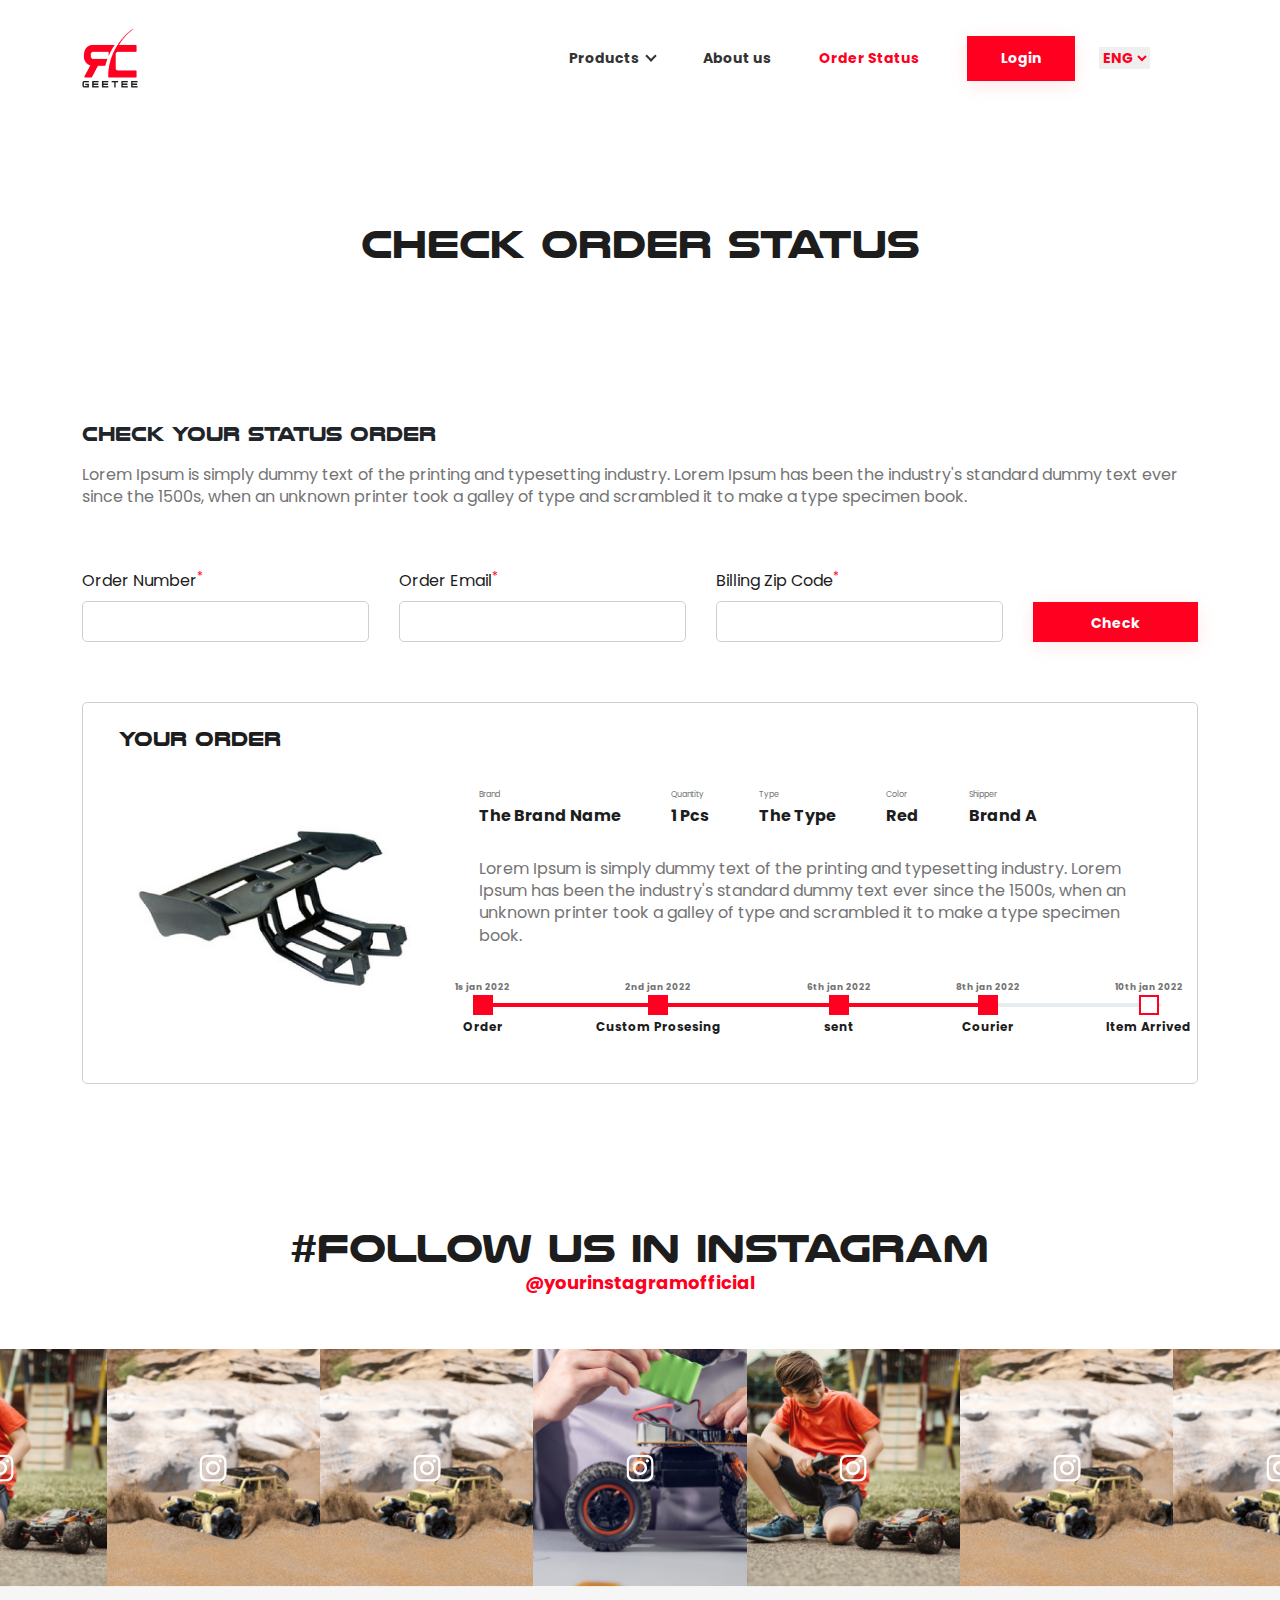
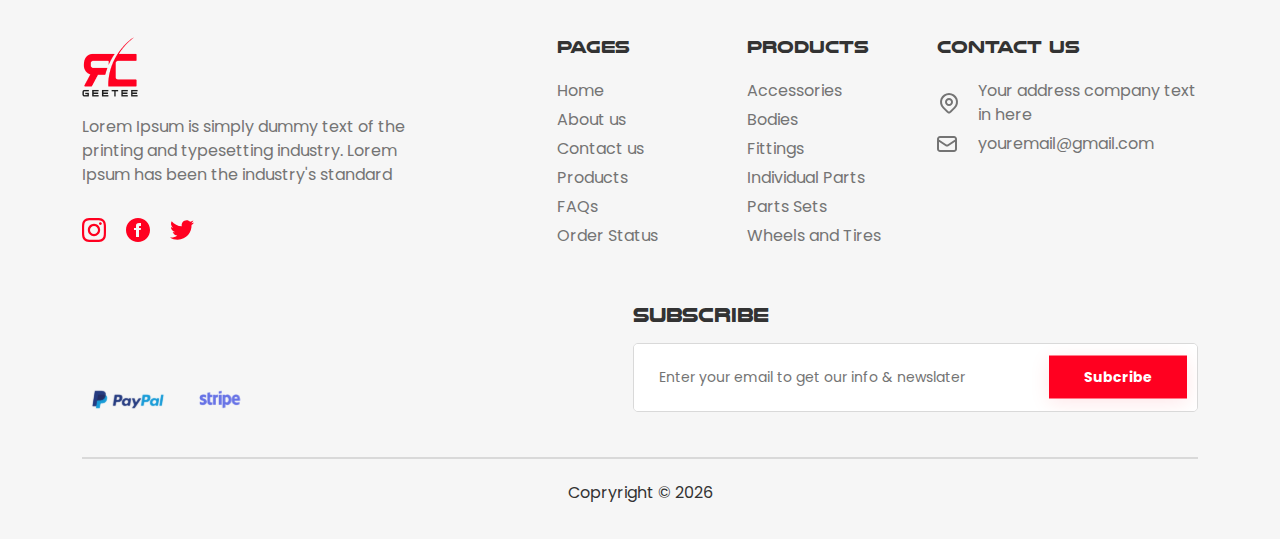
<file: status.html>
<!DOCTYPE html>
<html lang="en">
	<head>
		<meta charset="UTF-8" />
		<meta name="viewport" content="width=device-width, initial-scale=1.0" />
		<title>GEETEE</title>
		<!-- Favicon -->
		<!-- <link rel="icon" type="image/png" sizes="16x16" href=""> -->
		<!-- Fonts  -->
		<link rel="stylesheet" href="assets/fonts/fonts.css" />
		<!-- Bootstrap -->
		<link rel="stylesheet" href="assets/css/bootstrap.min.css" />
		<link rel="stylesheet" href="assets/css/swiper-bundle.min.css" />
		<!-- Main css -->
		<link rel="stylesheet" href="assets/css/main.css" />
		<link rel="stylesheet" href="assets/css/main.css.map" />
	</head>

	<body>
		<!-- header section start  -->
		<header class="header">
			<nav class="navbar navbar-expand-lg">
				<div class="container">
					<a class="navbar-brand" href="index.html">
						<img src="assets/images/logo.png" alt="logo" class="img-fluid" />
					</a>
					<button
						class="navbar-toggler collapsed"
						type="button"
						data-bs-toggle="collapse"
						data-bs-target="#navbarSupportedContent"
						aria-controls="navbarSupportedContent"
						aria-expanded="false"
						aria-label="Toggle navigation"
					>
						<span>
							<img src="assets/images/icons/menu.svg" alt="icon" />
						</span>
					</button>
					<div
						class="collapse navbar-collapse justify-content-end"
						id="navbarSupportedContent"
					>
						<ul class="navbar-nav">
							<li class="nav-item dropdown">
								<a
									class="nav-link dropdown-toggle"
									href="#"
									id="navbarDropdown"
									role="button"
									data-bs-toggle="dropdown"
									aria-expanded="false"
								>
									Products
								</a>
								<ul
									class="dropdown-menu"
									aria-labelledby="navbarDropdown"
								>
									<li>
										<a class="dropdown-item" href="details.html"
											>Product A
										</a>
									</li>
									<li>
										<a class="dropdown-item" href="details.html"
											>Product B
										</a>
									</li>
									<!-- <li><hr class="dropdown-divider" /></li> -->
								</ul>
							</li>

							<li class="nav-item">
								<a
									class="nav-link active"
									aria-current="page"
									href="about-us.html"
									>About us</a
								>
							</li>
							<li class="nav-item active">
								<a class="nav-link" href="#">Order Status</a>
							</li>

							<li class="nav-item">
								<a
									class="nav-link button"
									href="#"
									tabindex="-1"
									aria-disabled="true"
								>
									Login
								</a>
							</li>

							<li class="nav-item">
								<select class="language-select">
									<option value="fr">fr</option>
									<option value="en" selected>eng</option>
									<option value="de">gr</option>
									<option value="cn">ch</option>
									<option value="de">ja</option>
								</select>
							</li>
						</ul>
					</div>
				</div>
			</nav>
		</header>
		<!-- header section end  -->

		<!-- breadcrumb section start  -->
		<section class="breadcrumb">
			<div class="container">
				<div class="breadcrumb-content">
					<h2>CHECK ORDER STATUS</h2>
				</div>
			</div>
		</section>
		<!-- breadcrumb section end  -->

		<section class="order">
			<div class="container">
				<div class="order-about">
					<h2>Check your STATUS ORDER</h2>
					<p>
						Lorem Ipsum is simply dummy text of the printing and typesetting
						industry. Lorem Ipsum has been the industry's standard dummy text
						ever since the 1500s, when an unknown printer took a galley of
						type and scrambled it to make a type specimen book.
					</p>
				</div>

				<form action="#">
					<div class="order-fields">
						<div class="input">
							<label for="number">Order Number<sup>*</sup> </label>
							<input type="number" id="number" />
						</div>
						<div class="input">
							<label for="email">Order Email<sup>*</sup> </label>
							<input type="email" id="email" />
						</div>
						<div class="input">
							<label for="billing">Billing Zip Code<sup>*</sup> </label>
							<input type="text" id="billing" />
						</div>
						<button class="button">Check</button>
					</div>
				</form>

				<div class="order-card">
					<div class="order-card-img">
						<h2>Your Order</h2>
						<div class="img">
							<img src="assets/images/products/7.png" alt="" />
						</div>
					</div>
					<div class="order-card-info">
						<ul>
							<li>
								<span>Brand</span>
								<p>The Brand Name</p>
							</li>
							<li>
								<span>Quantity</span>
								<p>1 pcs</p>
							</li>
							<li>
								<span>Type </span>
								<p>The Type</p>
							</li>
							<li>
								<span>Color </span>
								<p>Red</p>
							</li>
							<li>
								<span>Shipper</span>
								<p>Brand A</p>
							</li>
						</ul>
						<blockquote>
							<p>
								Lorem Ipsum is simply dummy text of the printing and
								typesetting industry. Lorem Ipsum has been the industry's
								standard dummy text ever since the 1500s, when an unknown
								printer took a galley of type and scrambled it to make a
								type specimen book.
							</p>
						</blockquote>

						<div class="progress">
							<div
								class="progress-bar"
								role="progressbar"
								aria-valuenow="70"
								aria-valuemin="0"
								aria-valuemax="100"
								style="width: 75%"
							></div>

							<div class="progress-status">
								<div class="info active">
									<span>1s jan 2022</span>
									<div class="info-box"></div>
									<h2>Order</h2>
								</div>
								<div class="info active">
									<span>2nd jan 2022</span>
									<div class="info-box"></div>
									<h2>Custom Prosesing</h2>
								</div>
								<div class="info active">
									<span>6th jan 2022</span>
									<div class="info-box"></div>
									<h2>sent</h2>
								</div>
								<div class="info active">
									<span>8th jan 2022</span>
									<div class="info-box"></div>
									<h2>Courier</h2>
								</div>
								<div class="info">
									<span>10th jan 2022</span>
									<div class="info-box"></div>
									<h2>Item Arrived</h2>
								</div>
							</div>
						</div>
					</div>
				</div>
			</div>
		</section>

		<!-- instagram section start  -->
		<section class="instagram">
			<div class="container">
				<div class="heading">
					<h2>#follow us in instagram</h2>
					<p>@yourinstagramofficial</p>
				</div>
			</div>
			<div class="swiper post-slider">
				<div class="swiper-wrapper">
					<div class="swiper-slide">
						<div class="ig-card">
							<img src="assets/images/posts/1.png" alt="post" />
							<a href="#">
								<img src="assets/images/icons/ig.svg" alt="icon" />
							</a>
						</div>
					</div>
					<div class="swiper-slide">
						<div class="ig-card">
							<img src="assets/images/posts/2.png" alt="post" />
							<a href="#">
								<img src="assets/images/icons/ig.svg" alt="icon" />
							</a>
						</div>
					</div>
					<div class="swiper-slide">
						<div class="ig-card">
							<img src="assets/images/posts/3.png" alt="post" />
							<a href="#">
								<img src="assets/images/icons/ig.svg" alt="icon" />
							</a>
						</div>
					</div>
					<div class="swiper-slide">
						<div class="ig-card">
							<img src="assets/images/posts/3.png" alt="post" />
							<a href="#">
								<img src="assets/images/icons/ig.svg" alt="icon" />
							</a>
						</div>
					</div>
				</div>
			</div>
		</section>
		<!-- instagram section end  -->

		<!-- footer section start  -->

		<footer class="footer">
			<div class="container">
				<div class="footer-top">
					<div class="row">
						<div class="col-lg-4">
							<div class="footer-info">
								<div class="logo">
									<img src="assets/images/logo.png" alt="logo" />
								</div>

								<p>
									Lorem Ipsum is simply dummy text of the printing and
									typesetting industry. Lorem Ipsum has been the
									industry's standard
								</p>

								<ul>
									<li>
										<a href="#">
											<img
												src="assets/images/icons/instagram.svg"
												alt=""
											/>
										</a>
									</li>
									<li>
										<a href="#">
											<img
												src="assets/images/icons/facebook.svg"
												alt=""
											/>
										</a>
									</li>
									<li>
										<a href="#">
											<img
												src="assets/images/icons/twitter.svg"
												alt=""
											/>
										</a>
									</li>
								</ul>
							</div>
						</div>

						<div class="col-lg-2 col-6 offset-lg-1">
							<div class="footer-menu">
								<h2>pages</h2>
								<ul>
									<li>
										<a href="#">Home</a>
									</li>
									<li>
										<a href="#">About us</a>
									</li>
									<li>
										<a href="#">Contact us</a>
									</li>
									<li>
										<a href="#">Products </a>
									</li>
									<li>
										<a href="#">FAQs </a>
									</li>
									<li>
										<a href="#">Order Status</a>
									</li>
								</ul>
							</div>
						</div>

						<div class="col-lg-2 col-6">
							<div class="footer-menu">
								<h2>Products</h2>
								<ul>
									<li>
										<a href="#">Accessories</a>
									</li>
									<li>
										<a href="#">Bodies</a>
									</li>
									<li>
										<a href="#">Fittings</a>
									</li>
									<li>
										<a href="#">Individual Parts </a>
									</li>
									<li>
										<a href="#">Parts Sets </a>
									</li>
									<li>
										<a href="#">Wheels and Tires</a>
									</li>
								</ul>
							</div>
						</div>

						<div class="col-lg-3">
							<div class="footer-menu">
								<h2>Contact Us</h2>
								<ul>
									<li>
										<p>
											<span>
												<img
													src="assets/images/icons/map.svg"
													alt="icon"
												/>
											</span>
											Your address company text in here
										</p>
									</li>
									<li>
										<a href="mailto:youremail@gmail.com">
											<span>
												<img
													src="assets/images/icons/email.svg"
													alt="icon"
												/>
											</span>
											youremail@gmail.com
										</a>
									</li>
								</ul>
							</div>
						</div>
					</div>

					<div class="footer-top-subscribe">
						<ul>
							<li>
								<a href="#">
									<img src="assets/images/icons/paypal.svg " alt="" />
								</a>
							</li>
							<li>
								<a href="#">
									<img src="assets/images/icons/stripe.svg " alt="" />
								</a>
							</li>
						</ul>

						<div class="footer-field">
							<h2>Subscribe</h2>
							<div class="input-field">
								<input
									type="text"
									placeholder="Enter your email to get our info & newslater  "
								/>

								<button class="button">Subcribe</button>
							</div>
						</div>
					</div>
				</div>
				<div class="footer-bottom">
					<p>Copryright &copy; <span id="year"></span></p>
				</div>
			</div>
		</footer>

		<!-- footer section end  -->

		<!-- All js Goes here -->
		<script src="assets/js/jquery-3.6.0.min.js"></script>
		<script src="assets/js/bootstrap.bundle.min.js"></script>
		<script src="assets/js/swiper-bundle.min.js"></script>
		<script src="assets/js/app.js"></script>
	</body>
</html>
</file>
<file: assets/fonts/fonts.css>
@import url("https://fonts.googleapis.com/css2?family=Poppins:wght@100;300;400;500;600;700;800&display=swap");

@font-face {
	font-family: "nulshock";
	src: url("nulshock\ bd.ttf");
}
</file>
<file: assets/css/main.css>
* {
  margin: 0;
  padding: 0;
  box-sizing: border-box;
}

h1,
h2,
h3,
h4,
h5,
h6,
ul,
ol,
li,
p {
  padding: 0;
  margin: 0;
}

ul,
ol,
li {
  list-style: none;
}

input,
button {
  border: 0px;
}

input:focus,
button:focus {
  outline: none;
  box-shadow: none;
}

button {
  display: inline-block;
  background-color: transparent;
}

a {
  text-decoration: none;
}

body {
  font-weight: 400;
  font-family: "Poppins", sans-serif;
}

.choose-info .heading h2, .choose-img__info h2, .banner-info h2, .breadcrumb-content h2, .instagram .heading h2, .product .heading h2 {
  color: #1d1d1d;
  font-size: 40px;
  line-height: 48px;
  font-family: "nulshock";
}

@media (max-width: 767px) {
  .choose-info .heading h2, .choose-img__info h2, .banner-info h2, .breadcrumb-content h2, .instagram .heading h2, .product .heading h2 {
    font-size: 25px;
    line-height: 30px;
  }
}

.header .nav-item select, .header .nav-link {
  font-size: 14px;
  line-height: 21px;
}

.choose-info ul li h2, .footer-menu h2, .instagram .heading p {
  font-size: 18px;
  line-height: 21.6px;
}

.button {
  color: #fff;
  font-size: 14px;
  font-weight: 700;
  line-height: 21px;
  display: inline-block;
  text-transform: capitalize;
  background-color: #ff0020;
  padding: 11px 21px !important;
  box-shadow: 0px 4px 20px 0px #ff00201a;
  transition: all 0.3s linear;
}

.button:hover {
  color: #fff;
}

.ig-card {
  width: 100%;
  height: 238px;
  overflow: hidden;
  position: relative;
}

@media (max-width: 767px) {
  .ig-card {
    height: 75px;
  }
}

.ig-card img {
  width: 100%;
  height: 100%;
  object-fit: cover;
}

.ig-card a {
  top: 50%;
  left: 50%;
  transform: translate(-50%, -50%);
  position: absolute;
}

@media (max-width: 767px) {
  .ig-card a img {
    transform: scale(0.5);
  }
}

.testimonial-card {
  display: grid;
  grid-template-columns: repeat(3, 1fr);
}

.testimonial-card .quote {
  flex-shrink: 0;
  display: flex;
  align-items: center;
  justify-content: center;
  background-color: #ff0020;
}

@media (max-width: 991px) {
  .testimonial-card .quote {
    grid-column: 1/-1;
    padding: 40px 0px;
  }
}

.testimonial-card .info {
  z-index: 1;
  position: relative;
  grid-column: 2 span;
}

@media (max-width: 991px) {
  .testimonial-card .info {
    grid-column: 1/-1;
  }
}

.testimonial-card .info::after {
  top: 0;
  left: 0;
  z-index: -1;
  content: "";
  width: 100%;
  height: 100%;
  position: absolute;
  background-color: rgba(0, 0, 0, 0.8);
}

.product-card {
  padding: 18px;
  overflow: hidden;
  position: relative;
  border-radius: 5px;
  background-color: #fff;
  border: 1px solid #cfcfcf;
}

.product-card span {
  font-size: 8px;
  line-height: 12px;
  margin-bottom: 4px;
}

.product-card h2 {
  color: #1d1d1d;
  font-size: 16px;
  line-height: 24px;
  margin-bottom: 3px;
  font-weight: 700;
  text-transform: capitalize;
}

.product-card p {
  font-size: 9px;
  color: #747474;
  line-height: 12.6px;
}

.product-card-price {
  padding: 0px 12px;
  margin: 16px 0px;
  border-radius: 5px;
  background-color: #fff;
  border: 0.5px solid #cfcfcf;
}

.product-card-price span,
.product-card-price h2 {
  color: #1d1d1d;
}

.product-card-price span {
  font-size: 8px;
  line-height: 12px;
}

.product-card-price h2 {
  margin: 0;
  font-size: 30px;
  font-weight: 700;
  line-height: 45px;
  text-align: center;
}

.product-card-actions {
  display: flex;
  align-items: center;
}

.product-card-actions a {
  width: 50%;
  font-size: 13px;
  font-weight: 700;
  padding: 12px 20px;
  line-height: 19.5px;
  text-align: center;
  text-transform: uppercase;
  transition: all 0.3s linear;
}

.product-card-actions a svg {
  color: #ff0020;
  margin-right: 6px;
}

.product-card-actions a:nth-child(1) {
  color: #fff;
  margin-right: 8px;
  background-color: #ff0020;
}

.product-card-actions a:nth-child(2) {
  color: #1d1d1d;
}

.product-card-actions a:nth-child(2):hover {
  color: #fff;
  background-color: #ff0020;
}

.product-card-actions a:nth-child(2):hover svg {
  color: #fff;
}

.store-card {
  display: flex;
  padding: 8px 15px;
  overflow: hidden;
  position: relative;
  border-radius: 5px;
  background: #f5f5f5;
  align-items: center;
  justify-content: space-between;
  border: 0.5px solid #cfcfcf;
}

.store-card .info {
  display: flex;
  margin-right: 24px;
  align-items: center;
}

.store-card .info img {
  margin-right: 10px;
}

.store-card .info h2,
.store-card .info p {
  color: #1d1d1d;
}

.store-card .info h2 {
  font-size: 13px;
  font-weight: 700;
  line-height: 19.5px;
  text-transform: capitalize;
}

.store-card .info p {
  font-size: 8px;
  line-height: 12px;
  max-width: 150px;
}

.store-card a {
  color: #ff0020;
  font-size: 10px;
  line-height: 15px;
  text-decoration: underline;
}

.order-card {
  display: flex;
  overflow: hidden;
  position: relative;
  border-radius: 5px;
  padding: 24px 36px;
  align-items: center;
  background-color: #fff;
  border: 1px solid #cfcfcf;
}

@media (max-width: 991px) {
  .order-card {
    flex-direction: column;
    align-items: flex-start;
  }
}

@media (max-width: 767px) {
  .order-card {
    padding: 22px 30px;
    padding-bottom: 40px;
  }
}

.order-card-img {
  margin-right: 60px;
}

@media (max-width: 991px) {
  .order-card-img {
    margin: 0;
    width: 100%;
  }
}

.order-card-img h2 {
  font-size: 20px;
  color: #1d1d1d;
  line-height: 24px;
  margin-bottom: 8px;
  font-family: "nulshock";
}

@media (max-width: 991px) {
  .order-card-img h2 {
    font-size: 15px;
    line-height: 18px;
    text-align: center;
  }
}

.order-card-img .img {
  width: 300px;
  height: 300px;
  overflow: hidden;
  position: relative;
}

@media (max-width: 991px) {
  .order-card-img .img {
    width: 100%;
  }
}

.order-card-img .img img {
  width: 100%;
  height: 100%;
  object-fit: cover;
}

@media (max-width: 991px) {
  .order-card-img .img img {
    object-fit: contain;
  }
}

.order-card-info ul {
  display: flex;
  flex-wrap: wrap;
  margin-bottom: 30px;
  align-items: center;
}

.order-card-info ul li {
  margin-right: 50px;
}

@media (max-width: 767px) {
  .order-card-info ul li {
    margin-right: 26px;
  }
}

.order-card-info ul li span {
  font-size: 8px;
  color: #747474;
  line-height: 12px;
}

.order-card-info ul li p {
  font-size: 16px;
  font-weight: 700;
  color: #1d1d1d;
  line-height: 24px;
  text-transform: capitalize;
}

@media (max-width: 57px) {
  .order-card-info ul li p {
    font-size: 12px;
    line-height: 18px;
  }
}

.order-card-info blockquote p {
  font-size: 16px;
  color: #747474;
  line-height: 22.4px;
  padding-bottom: 40px;
}

.team-card-img {
  z-index: 3;
  width: 176px;
  height: 272px;
  margin: 0px auto;
  position: relative;
  margin-bottom: 18px;
}

.team-card-img img {
  width: 100%;
  height: 100%;
  object-fit: cover;
}

.team-card-img::after {
  content: "";
  top: -34px;
  right: -40px;
  z-index: -1;
  width: 137px;
  height: 267px;
  position: absolute;
  background-color: #ff0020;
}

.team-card-info {
  text-align: center;
}

.team-card-info h2 {
  color: #000;
  font-size: 20px;
  line-height: 24px;
  font-family: "nulshock";
}

@media (max-width: 575px) {
  .team-card-info h2 {
    font-size: 12.18px;
    line-height: 14.62px;
  }
}

.team-card-info p {
  color: #000;
  font-size: 16px;
  line-height: 32px;
}

@media (max-width: 575px) {
  .team-card-info p {
    font-size: 9.75px;
    line-height: 19.49px;
  }
}

.input {
  overflow: hidden;
  position: relative;
}

.input label {
  color: #1d1d1d;
  font-size: 16px;
  line-height: 24px;
  margin-bottom: 8px;
  display: inline-block;
}

.input label sup {
  color: #ff0020;
}

.input input {
  font-size: 13px;
  line-height: 19.5px;
  color: #1d1d1d;
  width: 100%;
  padding: 10px 14px;
  border-radius: 5px;
  background-color: #fff;
  border: 0.5px solid #cfcfcf;
}

.input-field {
  width: 565px;
  overflow: hidden;
  position: relative;
  border-radius: 5px;
  background-color: #fff;
  text-transform: capitalize;
  border: 1px solid #d9d9d9;
}

.input-field input {
  width: 100%;
  font-size: 14px;
  line-height: 19.07px;
  padding: 24px 25px;
}

.input-field input::placeholder {
  color: #747474;
}

.input-field button {
  top: 50%;
  width: 138px;
  height: 43px;
  right: 10px;
  position: absolute;
  transform: translateY(-50%);
}

.preview .heading {
  font-size: 20px;
  color: #1d1d1d;
  line-height: 24px;
  margin-bottom: 60px;
  font-family: "nulshock";
}

@media (max-width: 991px) {
  .preview .heading {
    text-align: center;
    margin-bottom: 10px;
  }
}

@media (max-width: 575px) {
  .preview .heading {
    font-size: 15px;
    line-height: 18px;
  }
}

.preview-content {
  display: grid;
  transition: all 0.3s linear;
  grid-template-columns: repeat(auto-fill, minmax(232px, 1fr));
}

@media (max-width: 767px) {
  .preview-content {
    grid-template-columns: repeat(auto-fill, minmax(90px, 1fr));
  }
}

.preview-item {
  width: 100%;
  height: 234px;
  overflow: hidden;
  position: relative;
}

@media (max-width: 767px) {
  .preview-item {
    height: 90px;
  }
}

.preview-item img {
  width: 100%;
  height: 100%;
  object-fit: cover;
}

.vbox-container {
  width: 50%;
  top: 50%;
  left: 50%;
  overflow: hidden;
  height: 620px;
  transform: translate(-50%, -50%);
}

@media (max-width: 991px) {
  .vbox-container {
    width: 100%;
  }
}

.progress {
  height: 4px;
  width: 100%;
  position: relative;
  overflow: visible;
}

.progress-bar {
  overflow: visible;
  flex-direction: row;
  justify-content: space-between;
  background-color: #ff0020;
}

.progress-status {
  top: 50%;
  width: 100%;
  display: flex;
  position: absolute;
  align-items: center;
  transform: translateY(-50%);
  justify-content: space-between;
}

.progress-status .info {
  text-align: center;
}

.progress-status .info:nth-child(1) {
  margin-left: -24px;
}

@media (max-width: 767px) {
  .progress-status .info:nth-child(1) {
    margin-left: -4px;
  }
}

.progress-status .info:nth-last-child(1) {
  margin-right: -30px;
}

@media (max-width: 767px) {
  .progress-status .info:nth-last-child(1) {
    margin-right: -15px;
  }
}

.progress-status .info span {
  color: #747474;
  font-size: 9px;
  line-height: 12px;
  margin-bottom: 4px;
  font-weight: 700;
  white-space: nowrap;
}

@media (max-width: 767px) {
  .progress-status .info span {
    font-size: 5px;
    line-height: 7.5px;
  }
}

.progress-status .info-box {
  width: 20px;
  height: 20px;
  margin: auto;
  border: 2px solid #ff0020;
  background-color: #fff;
}

.progress-status .info h2 {
  font-size: 12px;
  color: #1d1d1d;
  line-height: 12px;
  font-weight: 700;
  margin-top: 6px;
  white-space: nowrap;
}

@media (max-width: 767px) {
  .progress-status .info h2 {
    font-size: 8px;
    line-height: 12px;
  }
}

.progress-status .info.active .info-box {
  background-color: #ff0020;
}

.order {
  overflow: hidden;
  position: relative;
  padding-bottom: 0px;
}

.order-about {
  padding-bottom: 60px;
}

.order-about h2 {
  font-size: 20px;
  line-height: 24px;
  margin-bottom: 18px;
  font-family: "nulshock";
}

.order-about p {
  color: #747474;
  font-size: 16px;
  line-height: 22.4px;
}

.order-fields {
  gap: 30px;
  display: grid;
  margin-bottom: 60px;
  align-items: flex-end;
  grid-template-columns: 1fr 1fr 1fr 165px;
}

@media (max-width: 991px) {
  .order-fields {
    gap: 20px;
    grid-template-columns: 1fr;
  }
}

.order-fields .button {
  height: 40px;
}

.about {
  padding: 40px 0px;
  padding-top: 0px;
  position: relative;
}

.about-img {
  float: left;
  height: 380px;
  margin-right: 54px;
  margin-bottom: 20px;
}

@media (max-width: 991px) {
  .about-img {
    float: none;
    padding: 0px;
    margin: 0px;
    margin: 24px 0px;
  }
}

@media (max-width: 767px) {
  .about-img {
    height: 240px;
  }
}

.about-img img {
  width: 100%;
  height: 100%;
  object-fit: cover;
}

.about-info h2 {
  font-size: 30px;
  line-height: 36px;
  max-width: 420px;
  margin-bottom: 25px;
  font-family: "nulshock";
  position: relative;
  left: 420px;
}

@media (max-width: 991px) {
  .about-info h2 {
    left: auto;
    margin: auto;
    max-width: 100%;
    text-align: center;
  }
}

@media (max-width: 767px) {
  .about-info h2 {
    font-size: 20px;
    line-height: 24px;
    margin-bottom: 12px;
  }
}

.about blockquote {
  margin: 0;
}

.about blockquote p {
  color: #6d6d6d;
  font-size: 16px;
  margin-bottom: 18px;
  line-height: 22.4px;
}

@media (max-width: 575px) {
  .about blockquote p {
    font-size: 12px;
    line-height: 16.8px;
  }
}

.choose {
  position: relative;
  padding: 80px 0px;
  background-color: #f6f6f6;
}

@media (max-width: 767px) {
  .choose {
    padding: 30px 0px;
  }
}

.choose-info .heading {
  padding-left: 20px;
  margin-bottom: 70px;
  border-left: 7px solid #ff0020;
}

@media (max-width: 991px) {
  .choose-info .heading {
    margin-bottom: 34px;
  }
}

.choose-info .heading h2 {
  padding-bottom: 16px;
}

.choose-info .heading p {
  max-width: 470px;
  font-size: 16px;
  color: #747474;
  line-height: 22.4px;
}

@media (max-width: 991px) {
  .choose-info .heading p {
    max-width: 100%;
  }
}

.choose-info ul li {
  margin-bottom: 70px;
}

@media (max-width: 575px) {
  .choose-info ul li {
    margin-bottom: 20px;
  }
}

.choose-info ul li:nth-last-child(1) {
  margin: 0;
}

.choose-info ul li h2 {
  color: #000;
  margin-bottom: 16px;
  font-family: "nulshock";
}

@media (max-width: 575px) {
  .choose-info ul li h2 {
    font-size: 15px;
    line-height: 18px;
    margin-bottom: 10px;
  }
}

.choose-info ul li p {
  font-size: 16px;
  color: #747474;
  max-width: 470px;
  line-height: 22.4px;
}

@media (max-width: 991px) {
  .choose-info ul li p {
    max-width: 100%;
  }
}

@media (max-width: 575px) {
  .choose-info ul li p {
    font-size: 12px;
    line-height: 16.8px;
  }
}

.choose-img {
  width: 100%;
  height: 700px;
  overflow: hidden;
  position: relative;
}

@media (max-width: 991px) {
  .choose-img {
    height: 380px;
    margin-bottom: 20px;
  }
}

.choose-img > img {
  width: 100%;
  height: 100%;
  object-fit: cover;
}

.choose-img__info {
  top: 0;
  left: 0;
  width: 100%;
  height: 100%;
  display: flex;
  align-items: center;
  flex-direction: column;
  justify-content: center;
  position: absolute;
  background-color: rgba(0, 0, 0, 0.6);
}

.choose-img__info h2 {
  color: #fff;
  margin-bottom: 12px;
}

.choose-img__info a {
  width: 60px;
  height: 60px;
  display: flex;
  border-radius: 50%;
  align-items: center;
  justify-content: center;
  background-color: #fff;
  animation: pulse 1.6s infinite;
}

@keyframes pulse {
  0% {
    box-shadow: 0 0 0 0 rgba(204, 255, 255, 0.6);
  }
  70% {
    box-shadow: 0 0 0 20px rgba(255, 255, 255, 0);
  }
  100% {
    box-shadow: 0 0 0 0 rgba(255, 255, 255, 0);
  }
}

.banner {
  padding-top: 240px;
  position: relative;
  overflow: hidden;
  background-color: #fff;
}

@media (max-width: 991px) {
  .banner {
    padding-top: 0px;
  }
}

.banner-content {
  padding-top: 60px;
  padding-bottom: 100px;
  background-color: #f6f6f6;
}

@media (max-width: 991px) {
  .banner-content {
    padding-top: 660px;
  }
}

@media (max-width: 767px) {
  .banner-content {
    padding-top: 490px;
    padding-bottom: 30px;
  }
}

@media (max-width: 425px) {
  .banner-content {
    padding-top: 440px;
  }
}

.banner-content-bottom {
  padding: 100px 0px;
  background-color: #ff0020;
}

.banner-content-bottom__info {
  text-align: center;
}

.banner-content-bottom__info h2 {
  color: #fff;
  font-size: 40px;
  line-height: 48px;
  margin-bottom: 18px;
  font-family: "nulshock";
}

@media (max-width: 767px) {
  .banner-content-bottom__info h2 {
    font-size: 25px;
    line-height: 30px;
    margin-bottom: 10px;
  }
}

.banner-content-bottom__info p {
  color: #fff;
  font-size: 16px;
  line-height: 22.2px;
  max-width: 780px;
  margin: auto;
}

@media (max-width: 767px) {
  .banner-content-bottom__info p {
    font-size: 12px;
    line-height: 16.8px;
  }
}

@media (max-width: 767px) {
  .banner-content-bottom {
    padding: 30px 0px;
  }
}

@media (max-width: 991px) {
  .banner-info {
    text-align: center;
  }
}

.banner-info h2 {
  margin-bottom: 18px;
}

@media (max-width: 767px) {
  .banner-info h2 {
    margin-bottom: 10px;
  }
}

.banner-info p {
  font-size: 16px;
  color: #747474;
  line-height: 22.4px;
  margin-bottom: 18px;
}

.banner-info a.button {
  width: 190px;
  height: 44px;
  text-align: center;
}

@media (max-width: 767px) {
  .banner-info a.button {
    display: flex;
    width: 124px;
    margin: auto;
    align-items: center;
    justify-content: center;
    padding: 7px 14px !important;
  }
}

.banner-overlay {
  left: -100px;
  top: -40px;
  position: absolute;
}

@media (max-width: 1380px) {
  .banner-overlay {
    top: 130px;
  }
}

@media (max-width: 991px) {
  .banner-overlay {
    top: 30px;
    left: 50%;
    transform: translateX(-50%);
  }
}

@media (max-width: 425px) {
  .banner-overlay {
    top: 110px;
  }
}

@media (max-width: 1380px) {
  .banner-overlay img {
    max-width: 680px;
  }
}

@media (max-width: 767px) {
  .banner-overlay img {
    max-width: 480px;
  }
}

@media (max-width: 425px) {
  .banner-overlay img {
    max-width: 320px;
  }
}

.breadcrumb {
  padding: 138px 0px;
  padding-top: 220px;
}

@media (max-width: 1200px) {
  .breadcrumb {
    padding: 60px 0px;
    padding-top: 160px;
  }
}

@media (max-width: 575px) {
  .breadcrumb {
    padding-top: 140px;
  }
}

.breadcrumb-content {
  text-align: center;
}

.contact {
  overflow: hidden;
  position: relative;
  padding: 40px 0px;
  background-color: #f5f5f5;
}

@media (max-width: 767px) {
  .contact {
    padding: 30px 0px;
  }
}

.contact h2 {
  font-size: 30px;
  line-height: 36px;
  max-width: 616px;
  margin-bottom: 32px;
  font-family: "nulshock";
}

@media (max-width: 991px) {
  .contact h2 {
    text-align: center;
    margin: 0px auto;
    margin-bottom: 44px;
  }
}

@media (max-width: 767px) {
  .contact h2 {
    font-size: 20px;
    line-height: 24px;
    max-width: 100%;
  }
}

.contact ul {
  display: flex;
  align-items: center;
  justify-content: space-between;
}

@media (max-width: 991px) {
  .contact ul {
    flex-direction: column;
  }
}

.contact ul li {
  display: flex;
  align-items: center;
}

@media (max-width: 991px) {
  .contact ul li {
    margin-bottom: 8px;
  }
}

.contact ul li .icon {
  margin-right: 12px;
}

.contact ul li p {
  font-size: 16px;
  line-height: 32px;
  white-space: nowrap;
  text-transform: capitalize;
}

.contact ul li p span {
  color: #ff0020;
  font-weight: 700;
}

.footer {
  overflow: hidden;
  position: relative;
  background-color: #f6f6f6;
}

.footer-top {
  padding: 50px 0px;
  padding-bottom: 45px;
  border-bottom: 2px solid #d9d9d9;
}

.footer-top-subscribe {
  display: flex;
  margin-top: 50px;
  align-items: flex-end;
  justify-content: space-between;
}

@media (max-width: 991px) {
  .footer-top-subscribe {
    margin-top: 16px;
    flex-direction: column;
    align-items: flex-start;
  }
}

.footer-top-subscribe ul {
  display: flex;
  align-items: center;
}

.footer-top-subscribe ul li {
  margin-right: 20px;
}

.footer-bottom {
  padding-top: 22px;
  padding-bottom: 34px;
}

@media (max-width: 767px) {
  .footer-bottom {
    padding-top: 27px;
    padding-bottom: 15px;
  }
}

.footer-bottom p {
  font-size: 16px;
  color: #333333;
  line-height: 24px;
  text-align: center;
  text-transform: capitalize;
}

@media (max-width: 767px) {
  .footer-bottom p {
    font-size: 9px;
    line-height: 13.9px;
  }
}

@media (max-width: 991px) {
  .footer-info {
    margin-bottom: 28px;
  }
}

.footer-info .logo {
  margin-bottom: 18px;
}

.footer-info p {
  font-size: 16px;
  color: #747474;
  line-height: 24px;
  margin-bottom: 30px;
}

@media (max-width: 575px) {
  .footer-info p {
    font-size: 10px;
    line-height: 15px;
  }
}

.footer-info ul {
  display: flex;
  align-items: center;
}

.footer-info ul li {
  margin-right: 20px;
}

@media (max-width: 991px) {
  .footer-menu {
    margin-bottom: 38px;
  }
}

@media (max-width: 767px) {
  .footer-menu {
    margin-bottom: 24px;
  }
}

.footer-menu h2 {
  color: #333333;
  margin-bottom: 20px;
  font-family: "nulshock";
}

@media (max-width: 575px) {
  .footer-menu h2 {
    font-size: 12px;
    line-height: 14.4px;
    margin-bottom: 15px;
  }
}

.footer-menu ul li {
  margin-bottom: 5px;
}

@media (max-width: 575px) {
  .footer-menu ul li {
    margin-bottom: 4px;
  }
}

.footer-menu ul li a,
.footer-menu ul li p {
  font-size: 16px;
  color: #747474;
  line-height: 24px;
  transition: all 0.3s linear;
}

@media (max-width: 575px) {
  .footer-menu ul li a,
  .footer-menu ul li p {
    font-size: 10px;
    line-height: 15px;
  }
}

.footer-menu ul li a:hover,
.footer-menu ul li p:hover {
  color: #333333;
}

.footer-menu ul li a span,
.footer-menu ul li p span {
  margin-right: 16px;
}

.footer-menu ul li p {
  display: flex;
  align-items: center;
}

@media (max-width: 991px) {
  .footer-field {
    margin-top: 40px;
  }
}

@media (max-width: 767px) {
  .footer-field {
    width: 100%;
  }
}

.footer-field h2 {
  font-size: 20px;
  color: #333333;
  line-height: 24px;
  margin-bottom: 16px;
  font-family: "nulshock";
}

@media (max-width: 575px) {
  .footer-field h2 {
    font-size: 12px;
    line-height: 14.4px;
    margin-bottom: 9px;
  }
}

@media (max-width: 767px) {
  .footer-field .input-field {
    width: 100%;
  }
}

@media (max-width: 575px) {
  .footer-field .input-field input {
    font-size: 10px;
    padding: 11px 12px;
    line-height: 13.05px;
  }
}

@media (max-width: 575px) {
  .footer-field .input-field button {
    font-size: 9px;
    line-height: 13.5px;
    width: 75px;
    height: 24px;
    padding: 5px 18px !important;
  }
}

.header {
  top: 0;
  left: 0;
  width: 100%;
  z-index: 9999;
  position: fixed;
}

.header.sticky .navbar {
  padding: 14px 0px;
  box-shadow: 0px 4px 20px 0px #0000000d;
}

.header .dropdown-menu {
  left: auto;
  right: 0;
}

@media (max-width: 991px) {
  .header .dropdown-menu {
    margin: 0;
    border: 0;
    padding: 0;
  }
}

.header .dropdown-item {
  color: #747474;
  font-size: 12px;
  line-height: 20px;
  text-align: right;
  font-weight: 500;
}

@media (max-width: 991px) {
  .header .dropdown-item {
    padding: 4px 0px;
  }
}

.header .dropdown-item:hover {
  color: #fff;
  background-color: #ff0020;
}

@media (max-width: 991px) {
  .header .dropdown-item:hover {
    color: inherit;
    background-color: transparent;
  }
}

.header .navbar {
  padding: 28px 0px;
  background-color: #fff;
  transition: all 0.3s linear;
}

@media (max-width: 991px) {
  .header .navbar {
    box-shadow: 0px 4px 20px 0px #0000000d;
  }
}

@media (max-width: 991px) {
  .header .navbar {
    padding: 13px 0px;
  }
}

.header .navbar-nav {
  align-items: center;
}

@media (max-width: 991px) {
  .header .navbar-nav {
    align-items: flex-end;
  }
}

@media (max-width: 575px) {
  .header .navbar-nav {
    top: 100%;
    right: 12px;
    width: 188px;
    margin-left: auto;
    position: absolute;
    padding: 18px 30px;
    background-color: #fff;
    box-shadow: 0px 4px 10px 0px #0000001a;
  }
}

@media (max-width: 575px) {
  .header .navbar-nav {
    right: 12px;
  }
}

.header .navbar-toggler {
  border: 0;
  padding: 0px;
  border-radius: 0px;
  transform: rotate(90deg);
  transition: all 0.2s ease-in-out;
}

.header .navbar-toggler.collapsed {
  transform: rotate(0deg);
}

.header .navbar-toggler:focus, .header .navbar-toggler:active {
  border: 0px;
  outline: none;
  box-shadow: none;
}

.header .navbar-brand {
  padding: 0;
}

.header .nav-item {
  margin-right: 48px;
}

@media (max-width: 991px) {
  .header .nav-item {
    margin: 0;
    margin-bottom: 16px;
  }
}

.header .nav-item select {
  border: 0;
  padding: 0;
  color: #ff0020;
  font-weight: 700;
  text-transform: uppercase;
}

@media (min-width: 992px) {
  .header .nav-item select {
    margin-left: -24px;
  }
}

.header .nav-item select:focus {
  outline: none;
}

@media (max-width: 991px) {
  .header .nav-item:nth-last-child(2) {
    width: 100%;
    padding-top: 24px;
  }
}

@media (max-width: 575px) {
  .header .nav-item:nth-last-child(2) {
    padding-top: 70px;
  }
}

@media (max-width: 991px) {
  .header .nav-item:nth-last-child(1) {
    margin: 0;
    width: 100%;
    display: flex;
    text-align: center;
    justify-content: center;
  }
}

.header .nav-item.active .nav-link {
  color: #ff0020;
}

.header .nav-item.active .nav-link.dropdown-toggle::after {
  border-color: #ff0020;
}

.header .nav-link {
  color: #333333;
  font-weight: 700;
  padding: 0 !important;
  transition: all 0.3s linear;
}

@media (max-width: 991px) {
  .header .nav-link {
    text-align: right;
  }
}

.header .nav-link:hover {
  color: #ff0020;
}

.header .nav-link:hover.dropdown-toggle::after {
  border-color: #ff0020;
}

.header .nav-link.dropdown-toggle.show {
  color: #ff0020;
}

.header .nav-link.dropdown-toggle.show::after {
  border-color: #ff0020;
  transform: rotate(-138deg);
}

.header .nav-link.dropdown-toggle::after {
  content: "";
  padding: 3px;
  margin-left: 5px;
  vertical-align: 3px;
  display: inline-block;
  display: inline-block;
  border: solid #333333;
  transform: rotate(45deg);
  transition: all 0.3s linear;
  border-width: 0 2.6px 2.6px 0;
}

.header .nav-link.button {
  width: 108px;
  height: 45px;
  color: #fff;
  display: flex;
  align-items: center;
  justify-content: center;
}

@media (max-width: 991px) {
  .header .nav-link.button {
    height: 28px;
    margin: auto;
    padding: 7px 20px !important;
  }
}

.instagram {
  position: relative;
  padding-top: 140px;
}

@media (max-width: 991px) {
  .instagram {
    padding-top: 60px;
  }
}

.instagram .heading {
  text-align: center;
  margin-bottom: 55px;
}

@media (max-width: 767px) {
  .instagram .heading {
    margin-bottom: 30px;
  }
}

.instagram .heading p {
  color: #ff0020;
  font-weight: 700;
}

@media (max-width: 767px) {
  .instagram .heading p {
    font-size: 16px;
    line-height: 22.4px;
  }
}

.product {
  overflow: hidden;
  padding: 80px 0px;
  overflow: hidden;
  position: relative;
}

@media (max-width: 991px) {
  .product {
    padding: 40px 0px;
  }
}

.product .heading {
  text-align: center;
  margin-bottom: 80px;
}

@media (max-width: 767px) {
  .product .heading {
    margin-bottom: 24px;
  }
}

.product .heading h2 {
  margin-bottom: 16px;
}

.product .heading p {
  max-width: 780px;
  margin: 0px auto;
}

@media (max-width: 991px) {
  .product .heading p {
    max-width: 100%;
  }
}

.product-content {
  align-items: center;
}

@media (max-width: 991px) {
  .product-content {
    margin-bottom: 60px;
  }
}

.product-img {
  width: 100%;
  height: 500px;
  overflow: hidden;
  position: relative;
}

@media (max-width: 991px) {
  .product-img {
    height: 240px;
    margin-bottom: 24px;
  }
}

.product-img img {
  width: 100%;
  height: 100%;
  object-fit: contain;
}

.product-info h2 {
  color: #ff0020;
  font-size: 30px;
  line-height: 36px;
  margin-bottom: 35px;
  font-family: "nulshock";
}

@media (max-width: 991px) {
  .product-info h2 {
    text-align: center;
  }
}

@media (max-width: 575px) {
  .product-info h2 {
    font-size: 18px;
    line-height: 21.6px;
    margin-bottom: 10px;
  }
}

.product-info p {
  font-size: 16px;
  color: #747474;
  margin-bottom: 30px;
  line-height: 22.4px;
}

@media (max-width: 575px) {
  .product-info p {
    font-size: 10px;
    line-height: 14px;
  }
}

.product-info ul {
  gap: 24px;
  display: grid;
  margin-bottom: 30px;
  grid-template-columns: repeat(2, 1fr);
}

.product-info ul li {
  display: flex;
  align-items: center;
}

.product-info ul li span {
  margin-right: 8px;
  display: inline-block;
}

.product-info ul li p {
  margin: 0;
}

@media (max-width: 575px) {
  .product-info .button {
    width: 100%;
    text-align: center;
  }
}

@media (max-width: 1200px) {
  .products-info {
    gap: 12px;
    display: grid;
    margin-bottom: 24px;
    grid-template-columns: repeat(2, 1fr);
  }
}

.products-info li {
  margin-bottom: 12px;
}

@media (max-width: 1200px) {
  .products-info li {
    margin: 0;
  }
}

.products-info li span {
  font-size: 8px;
  color: #747474;
  line-height: 12px;
  margin-bottom: 4px;
}

.products-info li h6 {
  color: #1d1d1d;
  font-size: 20px;
  font-weight: 700;
  line-height: 30px;
  text-transform: capitalize;
}

@media (max-width: 575px) {
  .products-info li h6 {
    font-size: 12px;
    line-height: 18px;
  }
}

.products .product-card {
  margin-bottom: 34px;
}

@media (max-width: 1200px) {
  .products .store-card {
    margin-bottom: 24px;
  }
}

@media (max-width: 1200px) {
  .products .swiper {
    margin-bottom: 24px;
  }
}

.products .swiper.products-slider .swiper-slide {
  width: 100%;
  height: 300px;
  overflow: hidden;
  position: relative;
}

.products .swiper.products-slider .swiper-slide img {
  width: 100%;
  height: 100%;
  object-fit: contain;
}

.products .swiper.products-thumb-slider .swiper-slide {
  width: 100%;
  height: 70px;
  padding: 12px;
  transition: all 0.3s linear;
  border: 1px solid transparent;
}

.products .swiper.products-thumb-slider .swiper-slide img {
  width: 100%;
  height: 100%;
  object-fit: contain;
}

.products .swiper.products-thumb-slider .swiper-slide-thumb-active {
  border-color: #ff0020;
}

.products-details {
  padding-top: 100px;
  padding-bottom: 80px;
}

@media (max-width: 991px) {
  .products-details {
    padding: 60px 0px;
  }
}

@media (max-width: 767px) {
  .products-details {
    padding: 30px 0px;
  }
}

.products-details p {
  font-size: 16px;
  color: #747474;
  line-height: 22px;
  margin-bottom: 12px;
  text-align: center;
}

@media (max-width: 575px) {
  .products-details p {
    font-size: 12px;
    line-height: 16.8px;
  }
}

.team {
  z-index: 9;
  padding: 40px 0px;
  position: relative;
}

.team .heading {
  color: #000;
  font-size: 30px;
  line-height: 36px;
  margin-bottom: 60px;
  font-family: "nulshock";
}

@media (max-width: 767px) {
  .team .heading {
    text-align: center;
    margin-bottom: 50px;
  }
}

@media (max-width: 575px) {
  .team .heading {
    font-size: 20px;
    line-height: 24px;
  }
}

.team .team-card {
  margin-bottom: 60px;
}

.testimonial {
  padding: 80px 0px;
  overflow: hidden;
  position: relative;
  padding-bottom: 0px;
}

.testimonial-content {
  margin: 0px auto;
  text-align: center;
}

.testimonial-content blockquote {
  margin: 0;
}

.testimonial-content blockquote p {
  margin: auto;
  color: #fff;
  font-size: 20px;
  max-width: 640px;
  line-height: 28px;
  padding-bottom: 60px;
}

@media (max-width: 991px) {
  .testimonial-content blockquote p {
    padding-bottom: 30px;
  }
}

@media (max-width: 767px) {
  .testimonial-content blockquote p {
    font-size: 12px;
    line-height: 18px;
    max-width: 275px;
  }
}

.testimonial-content .user {
  display: flex;
  align-items: center;
  justify-content: center;
}

.testimonial-content .user .img {
  width: 35px;
  height: 35px;
  overflow: hidden;
  position: relative;
  margin-right: 24px;
  border: 0.87px solid #ffffff;
}

.testimonial-content .user .img img {
  width: 100%;
  height: 100%;
  object-fit: cover;
}

.testimonial-content .user h2 {
  color: #fff;
  font-size: 20px;
  line-height: 24px;
  font-family: "nulshock";
  text-transform: uppercase;
}

@media (max-width: 991px) {
  .testimonial-content .user h2 {
    font-size: 15px;
    line-height: 18px;
  }
}

.testimonial .swiper {
  padding: 80px 0px;
}

@media (max-width: 991px) {
  .testimonial .swiper {
    padding: 40px 0px;
    padding-bottom: 85px;
  }
}

.testimonial .swiper-pagination {
  bottom: 20px;
  left: auto;
  right: 55px;
  text-align: end;
}

@media (max-width: 991px) {
  .testimonial .swiper-pagination {
    right: 50%;
    text-align: center;
    transform: translateX(50%);
  }
}

.testimonial .swiper-pagination-bullet {
  opacity: 1;
  width: 16px;
  height: 16px;
  border-radius: 0px;
  margin: 0px !important;
  margin-right: 3px !important;
  background-color: #fff;
}

.testimonial .swiper-pagination-bullet-active {
  background-color: #ff0020;
}

.testimonial-action {
  display: flex;
  margin-top: 70px;
  justify-content: center;
}

@media (max-width: 991px) {
  .testimonial-action {
    margin-top: 36px;
  }
}

.testimonial-action .button {
  width: 238px;
  text-align: center;
}
/*# sourceMappingURL=main.css.map */
</file>
